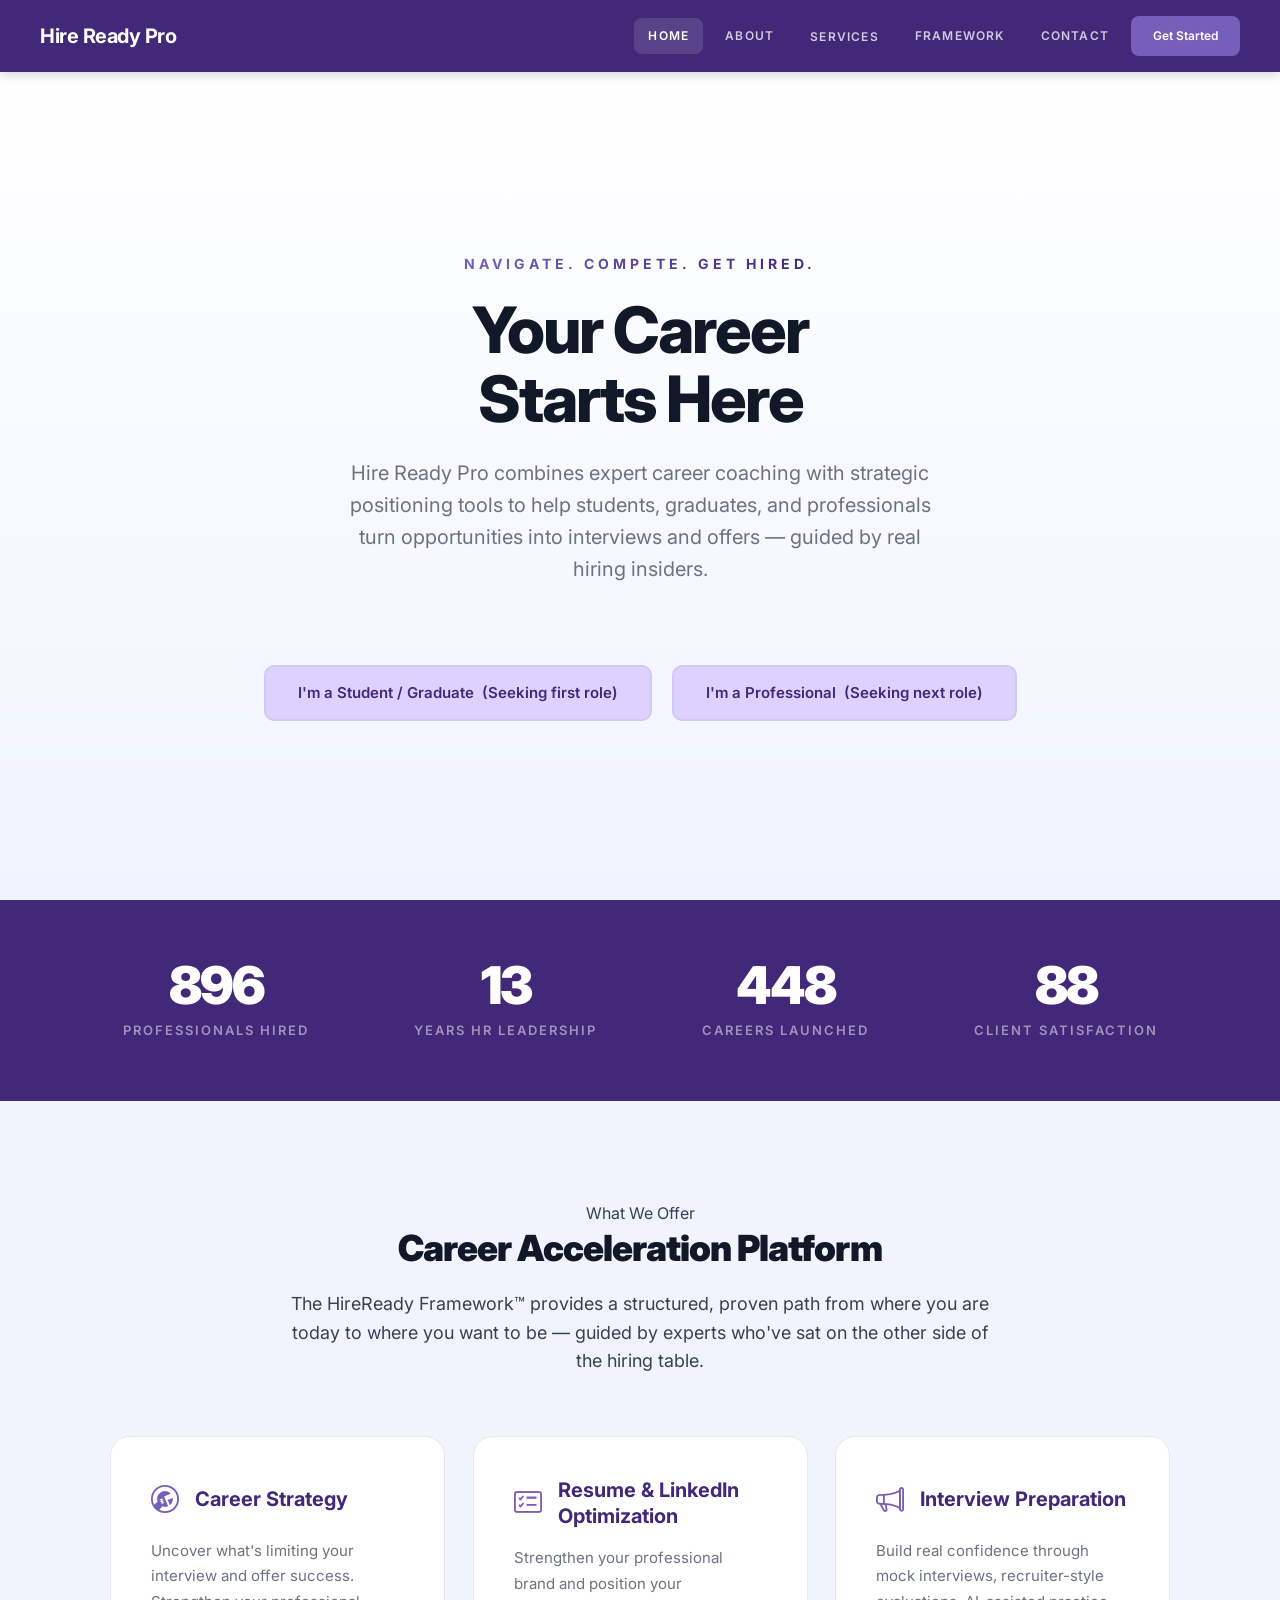
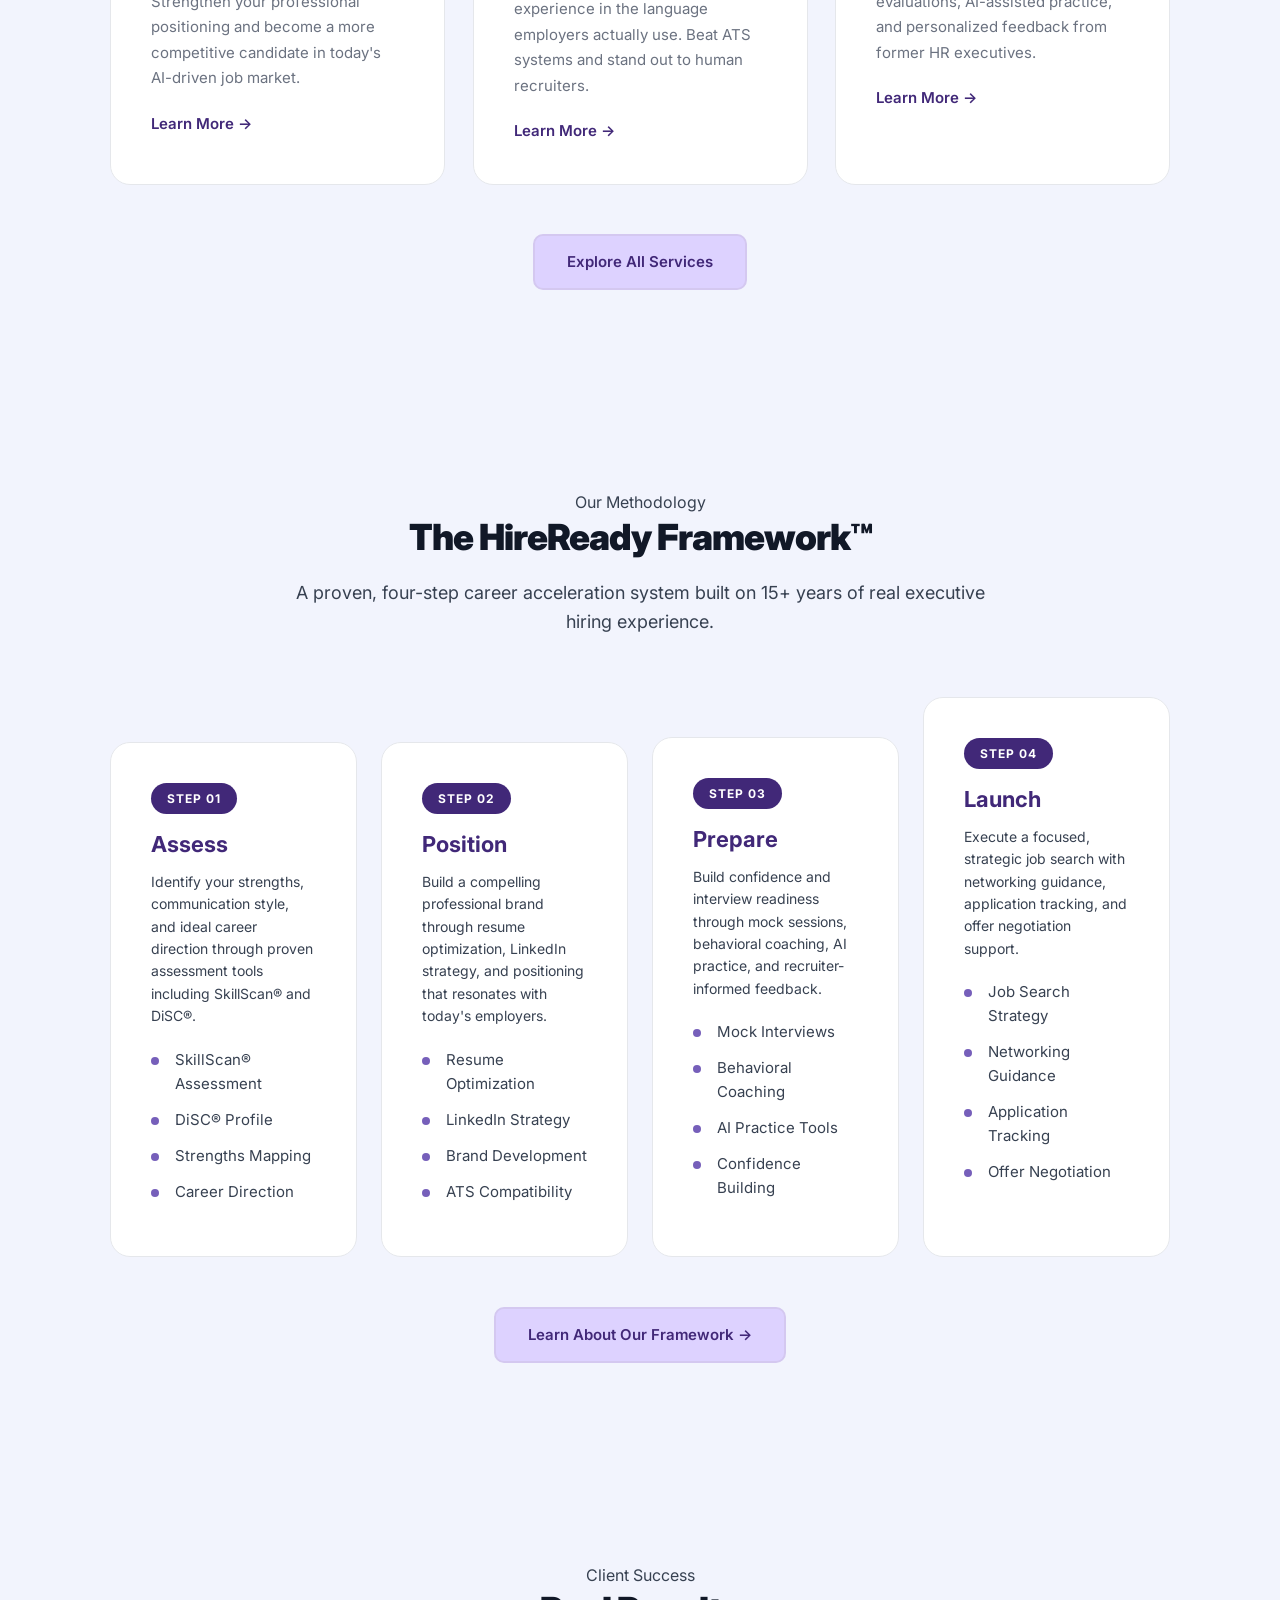
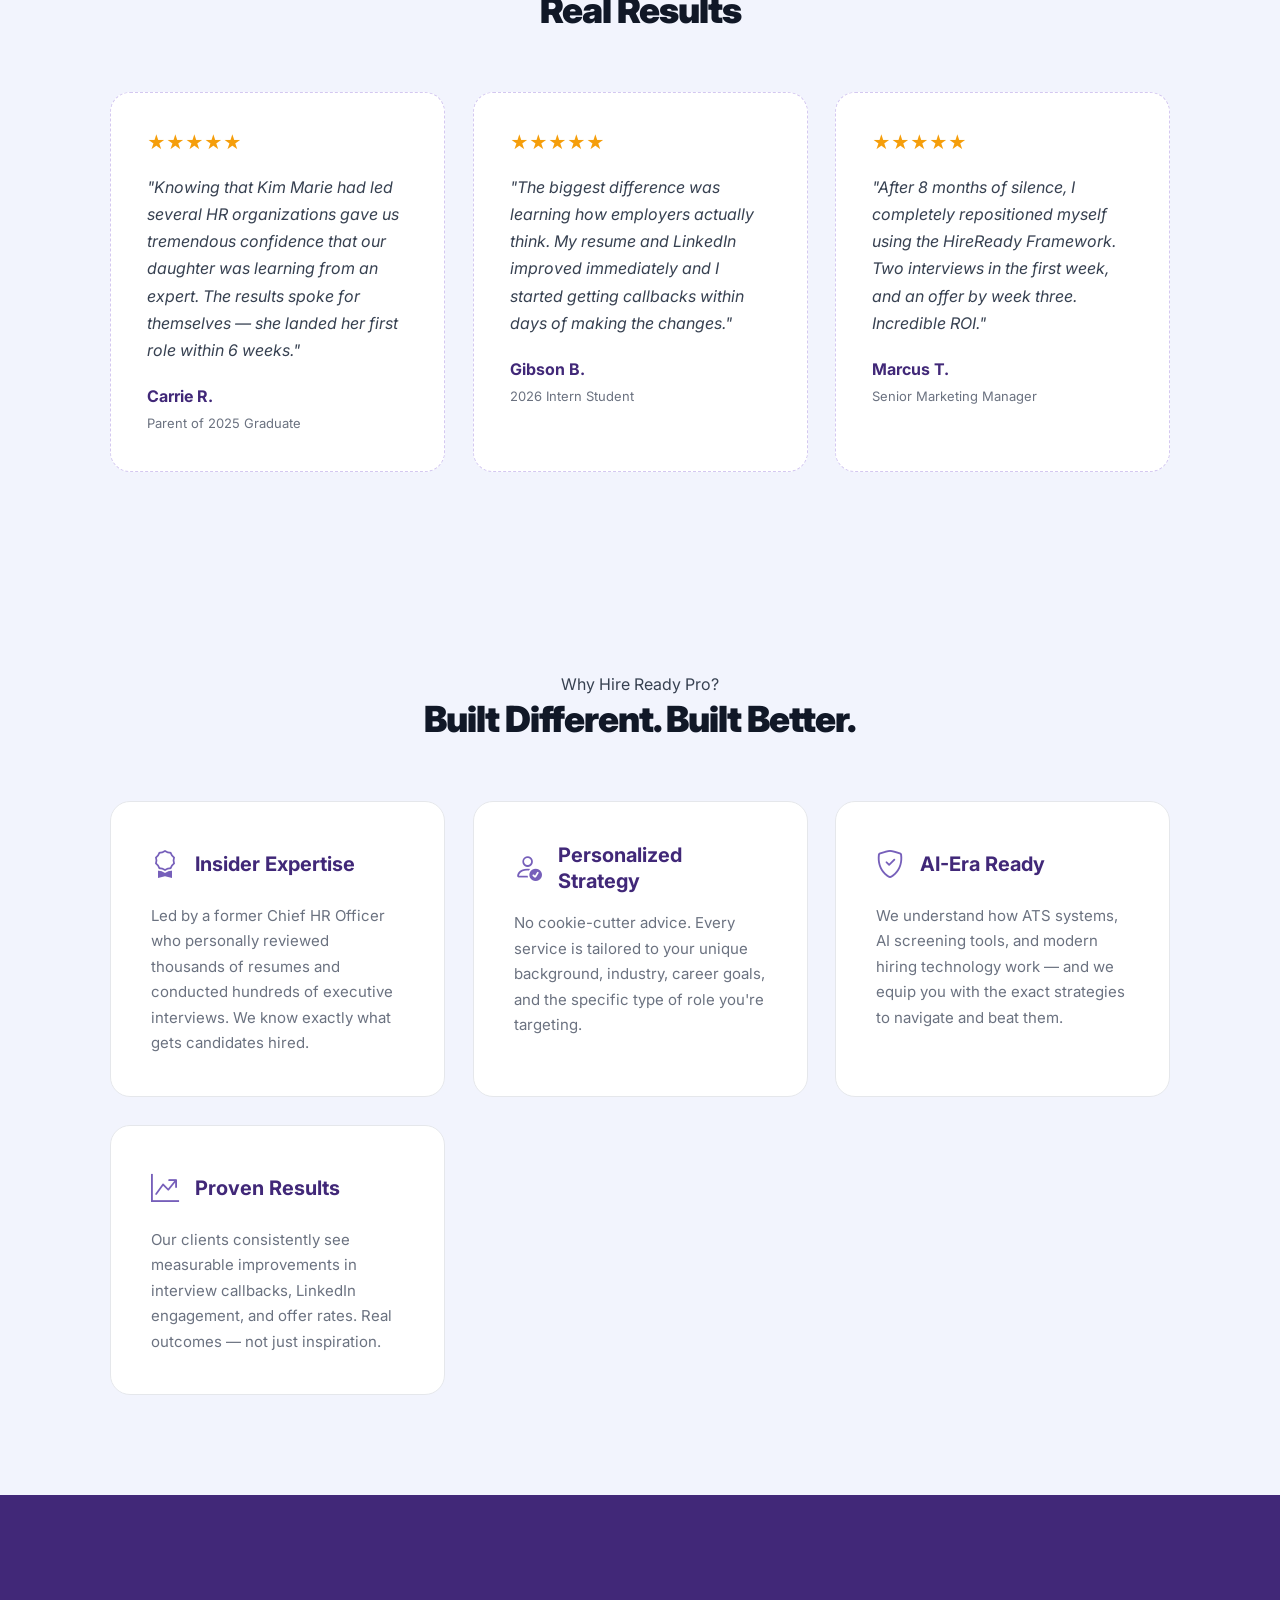
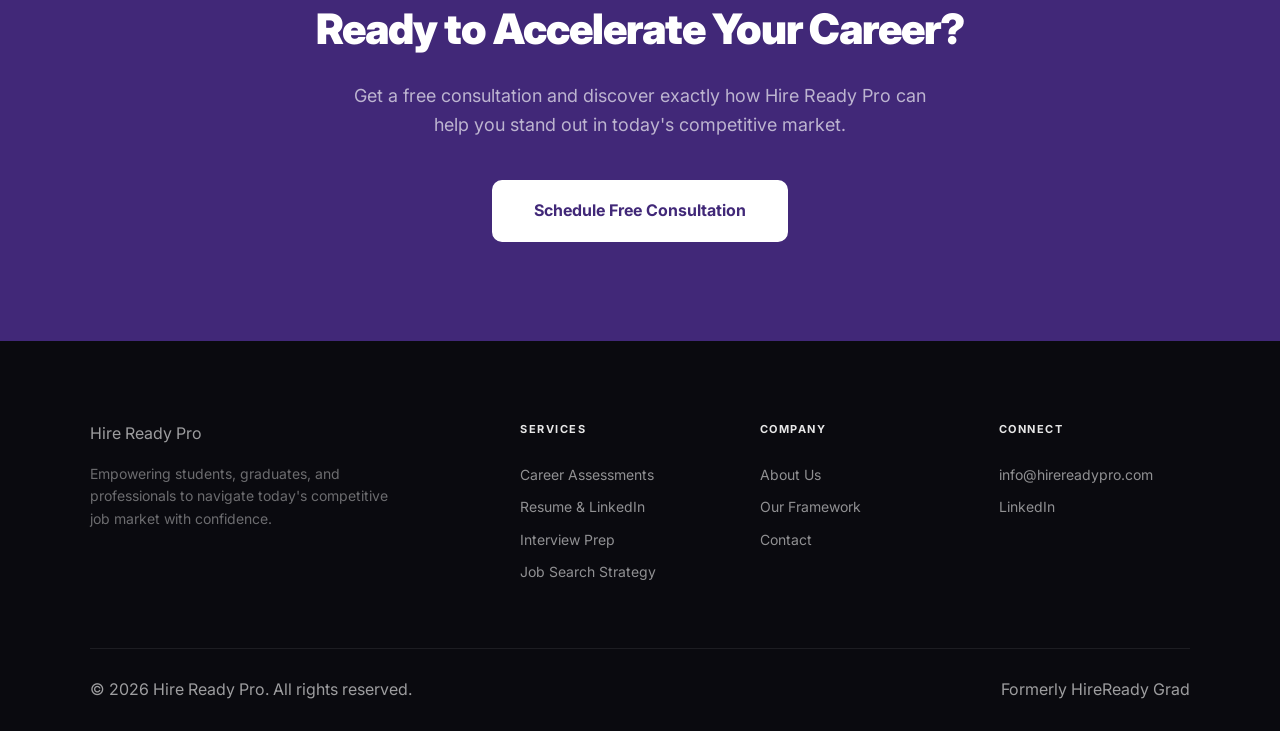
<file: index.html>
<!DOCTYPE html>
<html lang="en">

<head>
    <meta charset="UTF-8">
    <meta name="viewport" content="width=device-width, initial-scale=1.0">
    <title>Hire Ready Pro — Career Acceleration for Students &amp; Professionals</title>
    <meta name="description" content="Hire Ready Pro (formerly HireReady Grad) provides expert career coaching, resume optimization, interview preparation, and job search strategy for students, graduates, and professionals.">

    <!-- Google Fonts -->
    <link href="https://fonts.googleapis.com/css2?family=Inter:wght@400;500;600;700;800;900&family=Caveat:wght@700&display=swap" rel="stylesheet">
    <!-- Bootstrap Icons -->
    <link rel="stylesheet" href="https://cdn.jsdelivr.net/npm/bootstrap-icons@1.11.3/font/bootstrap-icons.min.css">
    <!-- Stylesheets -->
    <link rel="stylesheet" href="css/styles.css">
    <link rel="stylesheet" href="css/animations.css">

    <style>
        /* ═══════════════════════════════════════════
           HOMEPAGE-SPECIFIC STYLES
        ═══════════════════════════════════════════ */

        /* Hero eyebrow animated gradient text */
        .hero .eyebrow {
            background: linear-gradient(90deg, var(--primary), var(--primary-dark), var(--primary));
            background-size: 200% auto;
            -webkit-background-clip: text;
            -webkit-text-fill-color: transparent;
            background-clip: text;
            animation: gradientShift 4s linear infinite;
            letter-spacing: 4px;
        }

        /* Hero CTA button wrapper */
        .hero-buttons {
            display: flex;
            gap: 20px;
            justify-content: center;
            flex-wrap: wrap;
            margin-top: 40px;
        }

        /* ── Stats Bar ── */
        .stats-bar {
            background: var(--primary-dark);
            padding: 60px 20px;
        }
        .stats-bar-inner {
            max-width: 1100px;
            margin: 0 auto;
            display: flex;
            justify-content: space-around;
            flex-wrap: wrap;
            gap: 40px;
        }
        .stat-item {
            text-align: center;
            color: #fff;
        }
        .stat-number {
            font-size: 52px;
            font-weight: 900;
            line-height: 1;
            color: #fff;
            letter-spacing: -2px;
            display: block;
        }
        .stat-suffix {
            font-size: 32px;
            font-weight: 900;
            color: rgba(255,255,255,0.7);
        }
        .stat-label {
            display: block;
            font-size: 13px;
            font-weight: 600;
            text-transform: uppercase;
            letter-spacing: 2px;
            color: rgba(255,255,255,0.5);
            margin-top: 8px;
        }

        /* ── Framework pillars grid ── */
        .framework-grid {
            display: grid;
            grid-template-columns: repeat(4, 1fr);
            gap: 24px;
            align-items: end;
        }

        /* ── CTA Banner ── */
        .cta-banner {
            background: var(--primary-dark);
            padding: 100px 20px;
            text-align: center;
        }
        .cta-banner h2 {
            font-size: 42px;
            font-weight: 900;
            color: #fff;
            letter-spacing: -1px;
            margin-bottom: 20px;
        }
        .cta-banner p {
            font-size: 18px;
            color: rgba(255,255,255,0.65);
            max-width: 600px;
            margin: 0 auto 40px;
        }
        .btn-cta-light {
            display: inline-block;
            padding: 16px 40px;
            background: #fff;
            color: var(--primary-dark);
            border: 2px solid #fff;
            border-radius: 10px;
            font-size: 16px;
            font-weight: 700;
            text-decoration: none;
            transition: all 0.3s cubic-bezier(0.4, 0, 0.2, 1);
        }
        .btn-cta-light:hover {
            background: transparent;
            color: #fff;
            transform: scale(1.06);
        }

        /* ── Testimonial cards ── */
        .testimonial-card {
            background: #fff;
            border: 1px dashed var(--primary-border);
            border-radius: 20px;
            padding: 36px;
            text-align: left;
            transition: 0.3s;
        }
        .testimonial-card:hover {
            border-color: var(--primary);
            box-shadow: var(--shadow-md);
            transform: translateY(-6px);
        }
        .testimonial-stars {
            color: #f59e0b;
            font-size: 18px;
            margin-bottom: 16px;
        }
        .testimonial-quote {
            font-style: italic;
            font-size: 16px;
            color: var(--text-mid);
            line-height: 1.7;
            margin-bottom: 20px;
        }
        .testimonial-author strong {
            display: block;
            color: var(--primary-dark);
            font-weight: 700;
        }
        .testimonial-author small {
            color: var(--text-muted);
            font-size: 13px;
        }

        /* ── Responsive ── */
        @media (max-width: 768px) {
            .framework-grid {
                grid-template-columns: 1fr;
            }
            .cta-banner h2 {
                font-size: 30px;
            }
            .stat-number { font-size: 40px; }
        }
    </style>
</head>

<body>

    <!-- ═══════════════════════════════════════════
         SECTION: Navigation (injected by JS)
    ═══════════════════════════════════════════ -->
    <div id="header-placeholder"></div>

    <!-- ═══════════════════════════════════════════
         SECTION: Hero
         PURPOSE: First impression, headline + CTA
         TO REMOVE: Delete this entire <section> block
    ═══════════════════════════════════════════ -->
    <section class="hero">
        <div class="animate-on-scroll">
            <span class="eyebrow">Navigate. Compete. Get Hired.</span>
        </div>
        <h1 class="animate-on-scroll delay-1">Your Career <br>Starts Here</h1>
        <p class="animate-on-scroll delay-2">
            Hire Ready Pro combines expert career coaching with strategic positioning tools
            to help students, graduates, and professionals turn opportunities into interviews
            and offers — guided by real hiring insiders.
        </p>
        <div class="hero-buttons animate-on-scroll delay-3">
            <a href="services.html" class="btn-talk" onclick="if(window.openTab)openTab(null,'grads')">
                I'm a Student / Graduate
                <span>(Seeking first role)</span>
            </a>
            <a href="services.html" class="btn-talk" onclick="if(window.openTab)openTab(null,'pros')">
                I'm a Professional
                <span>(Seeking next role)</span>
            </a>
        </div>
    </section>

    <!-- ═══════════════════════════════════════════
         SECTION: Stats Counter Bar
         PURPOSE: Social proof numbers with animated counters
         TO REMOVE: Delete this entire <section class="stats-bar"> block
    ═══════════════════════════════════════════ -->
    <section class="stats-bar">
        <div class="stats-bar-inner">
            <div class="stat-item animate-on-scroll delay-1">
                <span class="stat-number counter" data-target="1000" data-suffix="+">0</span>
                <span class="stat-label">Professionals Hired</span>
            </div>
            <div class="stat-item animate-on-scroll delay-2">
                <span class="stat-number counter" data-target="15" data-suffix="+">0</span>
                <span class="stat-label">Years HR Leadership</span>
            </div>
            <div class="stat-item animate-on-scroll delay-3">
                <span class="stat-number counter" data-target="500" data-suffix="+">0</span>
                <span class="stat-label">Careers Launched</span>
            </div>
            <div class="stat-item animate-on-scroll delay-4">
                <span class="stat-number counter" data-target="98" data-suffix="%">0</span>
                <span class="stat-label">Client Satisfaction</span>
            </div>
        </div>
    </section>

    <!-- ═══════════════════════════════════════════
         SECTION: Career Acceleration Platform
         PURPOSE: Overview of 3 core service pillars
         TO REMOVE: Delete this entire <section> block
    ═══════════════════════════════════════════ -->
    <section>
        <div class="section-container">
            <div class="section-header animate-on-scroll">
                <span class="section-label">What We Offer</span>
                <h2 class="section-title">Career Acceleration Platform</h2>
                <p style="margin: 20px auto 0; color: var(--text-mid); max-width: 700px; font-size: 18px;">
                    The HireReady Framework™ provides a structured, proven path from where you are
                    today to where you want to be — guided by experts who've sat on the other side
                    of the hiring table.
                </p>
            </div>

            <div class="grid toolkit-grid" style="margin-bottom: 50px;">
                <!-- Card 1 -->
                <a href="services.html" class="card hover-lift animate-on-scroll delay-1">
                    <div class="card-header">
                        <i class="bi bi-wrench-adjustable-circle card-icon"></i>
                        <h3>Career Strategy</h3>
                    </div>
                    <p>Uncover what's limiting your interview and offer success. Strengthen your professional positioning and become a more competitive candidate in today's AI-driven job market.</p>
                    <p style="font-size: 15px; font-weight: 600; color: var(--primary-dark); margin-top: auto; padding-top: 20px;">Learn More →</p>
                </a>
                <!-- Card 2 -->
                <a href="services.html" class="card hover-lift animate-on-scroll delay-2">
                    <div class="card-header">
                        <i class="bi bi-card-checklist card-icon"></i>
                        <h3>Resume &amp; LinkedIn Optimization</h3>
                    </div>
                    <p>Strengthen your professional brand and position your experience in the language employers actually use. Beat ATS systems and stand out to human recruiters.</p>
                    <p style="font-size: 15px; font-weight: 600; color: var(--primary-dark); margin-top: auto; padding-top: 20px;">Learn More →</p>
                </a>
                <!-- Card 3 -->
                <a href="services.html" class="card hover-lift animate-on-scroll delay-3">
                    <div class="card-header">
                        <i class="bi bi-megaphone card-icon"></i>
                        <h3>Interview Preparation</h3>
                    </div>
                    <p>Build real confidence through mock interviews, recruiter-style evaluations, AI-assisted practice, and personalized feedback from former HR executives.</p>
                    <p style="font-size: 15px; font-weight: 600; color: var(--primary-dark); margin-top: auto; padding-top: 20px;">Learn More →</p>
                </a>
            </div>

            <div style="text-align: center;">
                <a href="services.html" class="btn-talk">Explore All Services</a>
            </div>
        </div>
    </section>

    <!-- ═══════════════════════════════════════════
         SECTION: HireReady Framework™ Preview
         PURPOSE: Show the 4-step methodology
         TO REMOVE: Delete this entire <section> block
    ═══════════════════════════════════════════ -->
    <section style="background: var(--primary-light);">
        <div class="section-container">
            <div class="section-header animate-on-scroll">
                <span class="section-label">Our Methodology</span>
                <h2 class="section-title">The HireReady Framework™</h2>
                <p style="margin: 20px auto 0; color: var(--text-mid); max-width: 700px; font-size: 18px;">
                    A proven, four-step career acceleration system built on 15+ years of real
                    executive hiring experience.
                </p>
            </div>

            <div class="framework-grid" style="margin-bottom: 50px;">
                <!-- Step 01 -->
                <div class="card step-01 animate-on-scroll delay-1">
                    <span class="step-badge">Step 01</span>
                    <h3 style="font-size: 22px; color: var(--primary-dark); margin-bottom: 12px;">Assess</h3>
                    <p style="color: var(--text-mid); font-size: 14px; line-height: 1.6;">
                        Identify your strengths, communication style, and ideal career direction through
                        proven assessment tools including SkillScan® and DiSC®.
                    </p>
                    <ul class="framework-list" style="margin-top: auto; padding-top: 20px;">
                        <li>SkillScan® Assessment</li>
                        <li>DiSC® Profile</li>
                        <li>Strengths Mapping</li>
                        <li>Career Direction</li>
                    </ul>
                </div>
                <!-- Step 02 -->
                <div class="card step-02 animate-on-scroll delay-2">
                    <span class="step-badge">Step 02</span>
                    <h3 style="font-size: 22px; color: var(--primary-dark); margin-bottom: 12px;">Position</h3>
                    <p style="color: var(--text-mid); font-size: 14px; line-height: 1.6;">
                        Build a compelling professional brand through resume optimization, LinkedIn strategy,
                        and positioning that resonates with today's employers.
                    </p>
                    <ul class="framework-list" style="margin-top: auto; padding-top: 20px;">
                        <li>Resume Optimization</li>
                        <li>LinkedIn Strategy</li>
                        <li>Brand Development</li>
                        <li>ATS Compatibility</li>
                    </ul>
                </div>
                <!-- Step 03 -->
                <div class="card step-03 animate-on-scroll delay-3">
                    <span class="step-badge">Step 03</span>
                    <h3 style="font-size: 22px; color: var(--primary-dark); margin-bottom: 12px;">Prepare</h3>
                    <p style="color: var(--text-mid); font-size: 14px; line-height: 1.6;">
                        Build confidence and interview readiness through mock sessions, behavioral coaching,
                        AI practice, and recruiter-informed feedback.
                    </p>
                    <ul class="framework-list" style="margin-top: auto; padding-top: 20px;">
                        <li>Mock Interviews</li>
                        <li>Behavioral Coaching</li>
                        <li>AI Practice Tools</li>
                        <li>Confidence Building</li>
                    </ul>
                </div>
                <!-- Step 04 -->
                <div class="card step-04 animate-on-scroll delay-4">
                    <span class="step-badge">Step 04</span>
                    <h3 style="font-size: 22px; color: var(--primary-dark); margin-bottom: 12px;">Launch</h3>
                    <p style="color: var(--text-mid); font-size: 14px; line-height: 1.6;">
                        Execute a focused, strategic job search with networking guidance, application
                        tracking, and offer negotiation support.
                    </p>
                    <ul class="framework-list" style="margin-top: auto; padding-top: 20px;">
                        <li>Job Search Strategy</li>
                        <li>Networking Guidance</li>
                        <li>Application Tracking</li>
                        <li>Offer Negotiation</li>
                    </ul>
                </div>
            </div>

            <div style="text-align: center;">
                <a href="framework.html" class="btn-talk">Learn About Our Framework →</a>
            </div>
        </div>
    </section>

    <!-- ═══════════════════════════════════════════
         SECTION: Real Results / Testimonials
         PURPOSE: Social proof from real clients
         TO REMOVE: Delete this entire <section> block
    ═══════════════════════════════════════════ -->
    <section>
        <div class="section-container">
            <div class="section-header animate-on-scroll">
                <span class="section-label">Client Success</span>
                <h2 class="section-title">Real Results</h2>
            </div>

            <div class="grid">
                <!-- Testimonial 1 -->
                <div class="testimonial-card animate-on-scroll delay-1">
                    <div class="testimonial-stars">★★★★★</div>
                    <p class="testimonial-quote">
                        "Knowing that Kim Marie had led several HR organizations gave us tremendous confidence
                        that our daughter was learning from an expert. The results spoke for themselves —
                        she landed her first role within 6 weeks."
                    </p>
                    <div class="testimonial-author">
                        <strong>Carrie R.</strong>
                        <small>Parent of 2025 Graduate</small>
                    </div>
                </div>
                <!-- Testimonial 2 -->
                <div class="testimonial-card animate-on-scroll delay-2">
                    <div class="testimonial-stars">★★★★★</div>
                    <p class="testimonial-quote">
                        "The biggest difference was learning how employers actually think. My resume
                        and LinkedIn improved immediately and I started getting callbacks within days
                        of making the changes."
                    </p>
                    <div class="testimonial-author">
                        <strong>Gibson B.</strong>
                        <small>2026 Intern Student</small>
                    </div>
                </div>
                <!-- Testimonial 3 -->
                <div class="testimonial-card animate-on-scroll delay-3">
                    <div class="testimonial-stars">★★★★★</div>
                    <p class="testimonial-quote">
                        "After 8 months of silence, I completely repositioned myself using the HireReady
                        Framework. Two interviews in the first week, and an offer by week three.
                        Incredible ROI."
                    </p>
                    <div class="testimonial-author">
                        <strong>Marcus T.</strong>
                        <small>Senior Marketing Manager</small>
                    </div>
                </div>
            </div>
        </div>
    </section>

    <!-- ═══════════════════════════════════════════
         SECTION: Why Choose Us (Value Props)
         PURPOSE: Differentiators from competitors
         TO REMOVE: Delete this entire <section> block
    ═══════════════════════════════════════════ -->
    <section style="background: var(--primary-light);">
        <div class="section-container">
            <div class="section-header animate-on-scroll">
                <span class="section-label">Why Hire Ready Pro?</span>
                <h2 class="section-title">Built Different. Built Better.</h2>
            </div>

            <div class="grid">
                <div class="card animate-on-scroll delay-1">
                    <div class="card-header">
                        <i class="bi bi-award card-icon"></i>
                        <h3>Insider Expertise</h3>
                    </div>
                    <p>Led by a former Chief HR Officer who personally reviewed thousands of resumes and conducted hundreds of executive interviews. We know exactly what gets candidates hired.</p>
                </div>
                <div class="card animate-on-scroll delay-2">
                    <div class="card-header">
                        <i class="bi bi-person-check card-icon"></i>
                        <h3>Personalized Strategy</h3>
                    </div>
                    <p>No cookie-cutter advice. Every service is tailored to your unique background, industry, career goals, and the specific type of role you're targeting.</p>
                </div>
                <div class="card animate-on-scroll delay-3">
                    <div class="card-header">
                        <i class="bi bi-shield-check card-icon"></i>
                        <h3>AI-Era Ready</h3>
                    </div>
                    <p>We understand how ATS systems, AI screening tools, and modern hiring technology work — and we equip you with the exact strategies to navigate and beat them.</p>
                </div>
                <div class="card animate-on-scroll delay-4">
                    <div class="card-header">
                        <i class="bi bi-graph-up-arrow card-icon"></i>
                        <h3>Proven Results</h3>
                    </div>
                    <p>Our clients consistently see measurable improvements in interview callbacks, LinkedIn engagement, and offer rates. Real outcomes — not just inspiration.</p>
                </div>
            </div>
        </div>
    </section>

    <!-- ═══════════════════════════════════════════
         SECTION: CTA Banner
         PURPOSE: Final conversion push to contact/services
         TO REMOVE: Delete this entire <section class="cta-banner"> block
    ═══════════════════════════════════════════ -->
    <section class="cta-banner">
        <h2 class="animate-on-scroll">Ready to Accelerate Your Career?</h2>
        <p class="animate-on-scroll delay-1">
            Get a free consultation and discover exactly how Hire Ready Pro can help
            you stand out in today's competitive market.
        </p>
        <a href="contact.html" class="btn-cta-light animate-on-scroll delay-2">
            Schedule Free Consultation
        </a>
    </section>

    <!-- ═══════════════════════════════════════════
         SECTION: Footer (injected by JS)
    ═══════════════════════════════════════════ -->
    <div id="footer-placeholder"></div>

    <!-- Scripts -->
    <script src="js/header-loader.js"></script>
    <script src="js/footer-loader.js"></script>
    <script src="js/scroll-animations.js"></script>

    <script>
        // Counter suffix support (e.g., "+", "%")
        document.addEventListener('DOMContentLoaded', function () {
            const counters = document.querySelectorAll('.counter');
            const observer = new IntersectionObserver((entries) => {
                entries.forEach(entry => {
                    if (entry.isIntersecting) {
                        const el = entry.target;
                        const target = parseInt(el.dataset.target, 10);
                        const suffix = el.dataset.suffix || '';
                        const duration = 2000;
                        const start = performance.now();
                        function tick(now) {
                            const elapsed = now - start;
                            const progress = Math.min(elapsed / duration, 1);
                            const ease = 1 - Math.pow(1 - progress, 3);
                            el.textContent = Math.round(ease * target).toLocaleString() + suffix;
                            if (progress < 1) requestAnimationFrame(tick);
                        }
                        requestAnimationFrame(tick);
                        observer.unobserve(el);
                    }
                });
            }, { threshold: 0.3 });
            counters.forEach(c => observer.observe(c));
        });
    </script>

</body>

</html>
</file>
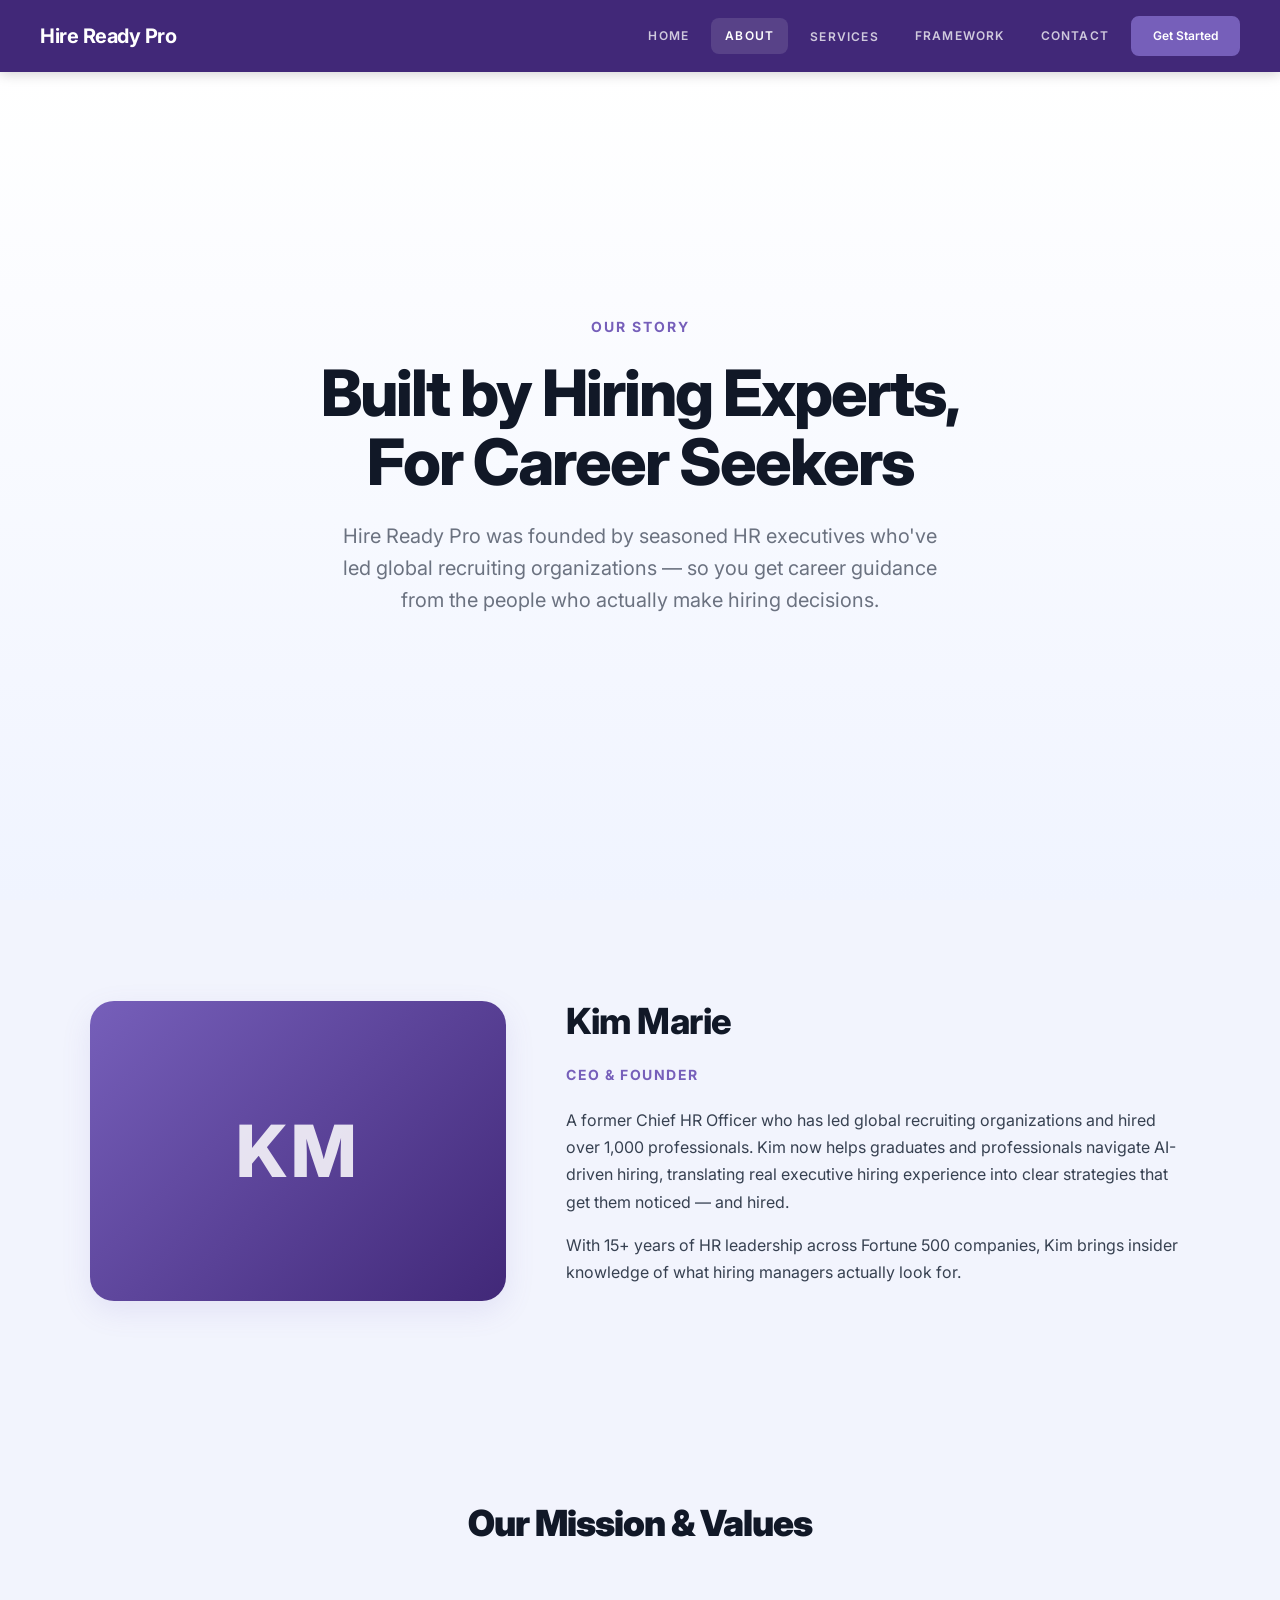
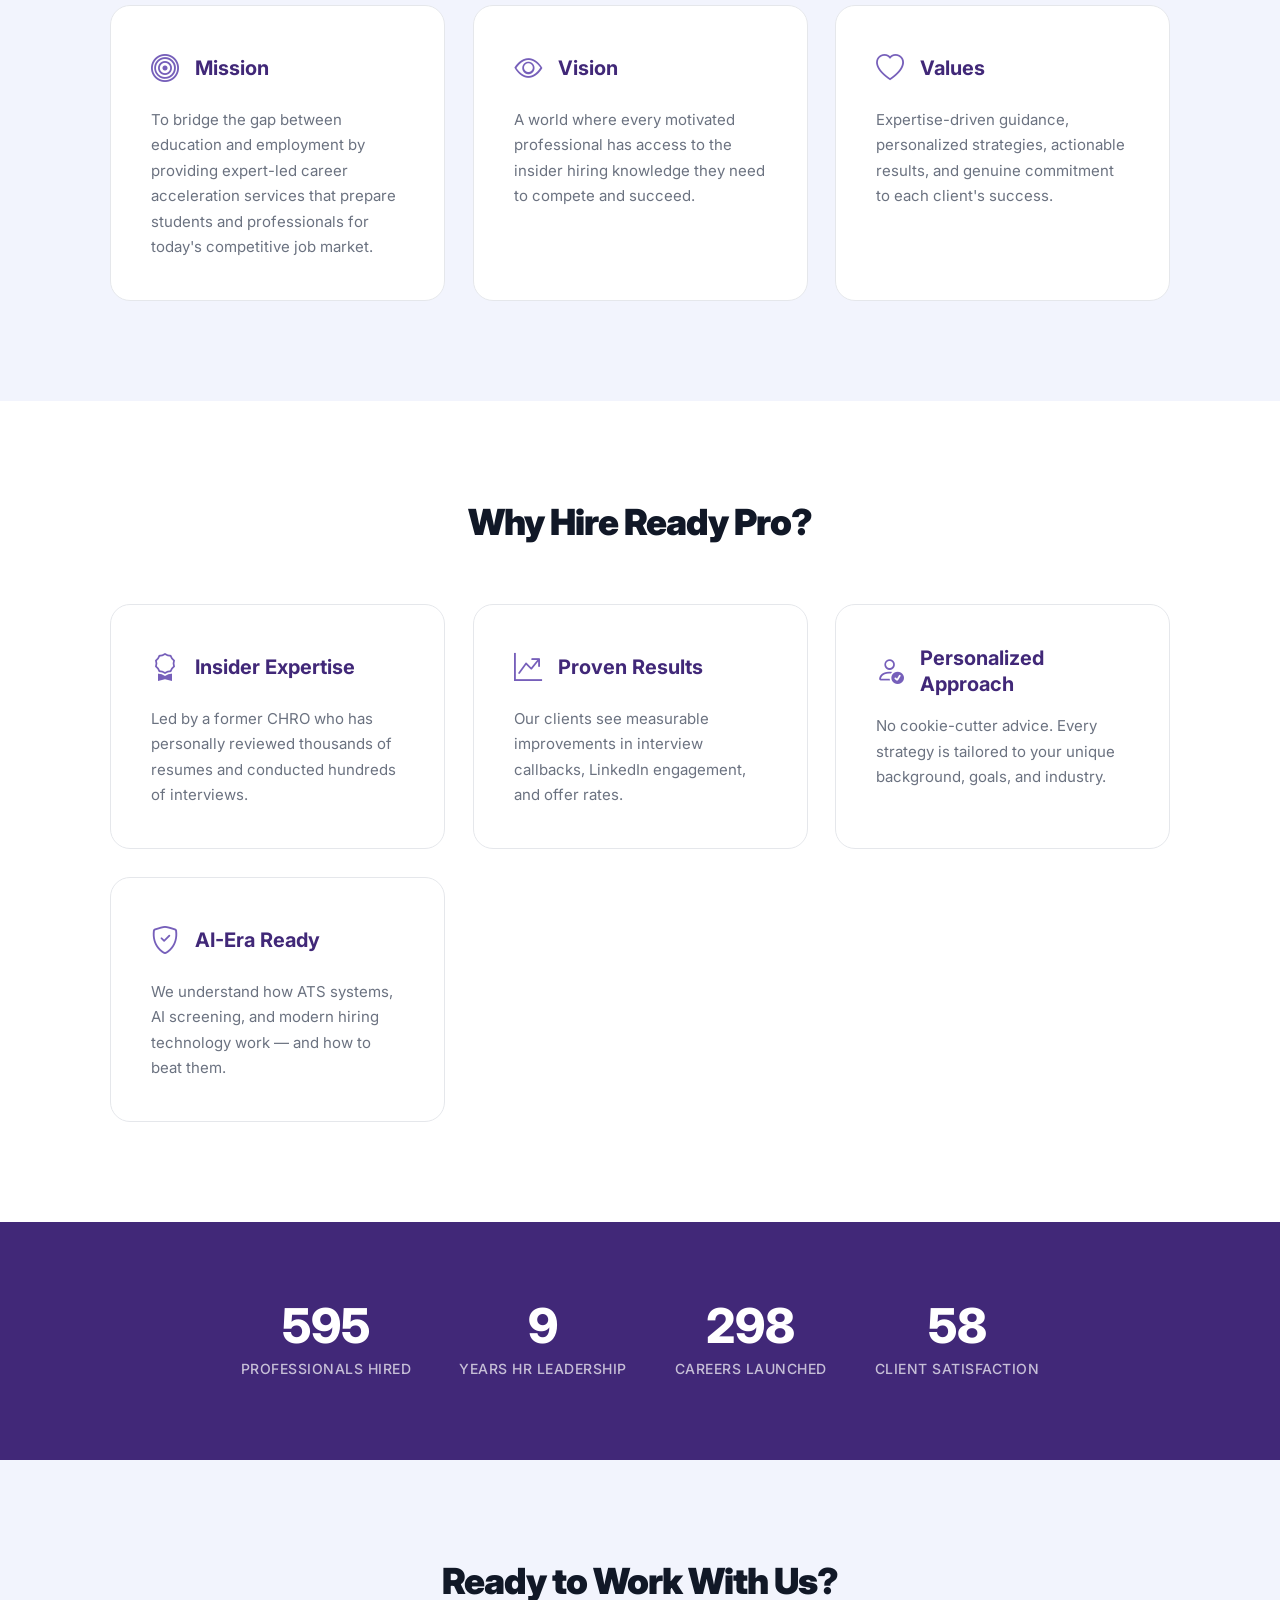
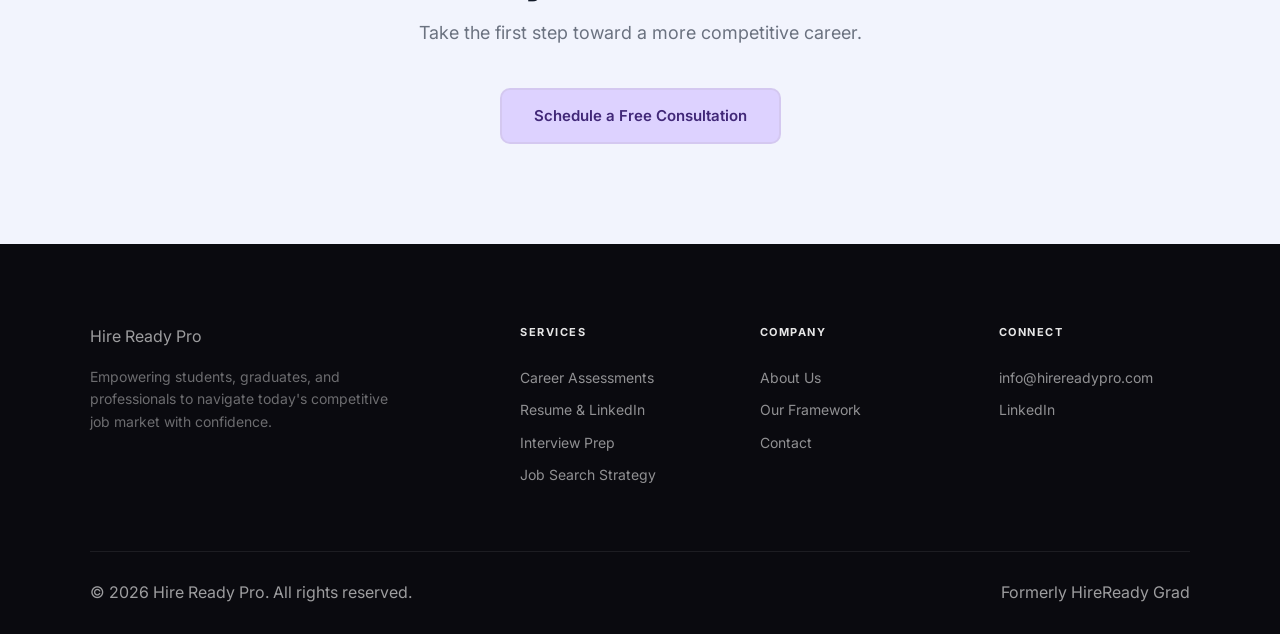
<file: about.html>
<!DOCTYPE html>
<html lang="en">
<head>
  <meta charset="UTF-8">
  <meta name="viewport" content="width=device-width, initial-scale=1.0">
  <title>About Us - Hire Ready Pro</title>
  <meta name="description" content="Learn about Hire Ready Pro — founded by former Chief HR Officer Kim Marie. With 15+ years of Fortune 500 recruiting leadership, we help graduates and professionals navigate AI-driven hiring and land their dream roles.">

  <!-- Google Fonts -->
  <link href="https://fonts.googleapis.com/css2?family=Inter:wght@400;500;600;700;800;900&family=Caveat:wght@700&display=swap" rel="stylesheet">
  <!-- Bootstrap Icons -->
  <link rel="stylesheet" href="https://cdn.jsdelivr.net/npm/bootstrap-icons@1.11.3/font/bootstrap-icons.min.css">
  <!-- Site Styles -->
  <link rel="stylesheet" href="css/styles.css">
  <link rel="stylesheet" href="css/animations.css">
</head>
<body>

  <!-- ====================================================================
       HEADER (loaded dynamically)
       ==================================================================== -->
  <div id="header-placeholder"></div>


  <!-- ====================================================================
       SECTION: Hero
       Gradient hero with eyebrow, headline, and subtitle.
       ==================================================================== -->
  <section class="hero">
    <span class="eyebrow animate-on-scroll">OUR STORY</span>
    <h1 class="animate-on-scroll delay-1">Built by Hiring Experts,<br>For Career Seekers</h1>
    <p class="animate-on-scroll delay-2">
      Hire Ready Pro was founded by seasoned HR executives who've led global recruiting organizations — so you get career guidance from the people who actually make hiring decisions.
    </p>
  </section>


  <!-- ====================================================================
       SECTION: Bio / About the Founder
       Two-column grid with placeholder image and bio content.
       ==================================================================== -->
  <section class="bio-section">
    <div class="bio-container">

      <!-- Left: Placeholder image with initials -->
      <div class="bio-image" style="
        height: 300px;
        display: flex;
        align-items: center;
        justify-content: center;
        background: linear-gradient(135deg, var(--primary) 0%, var(--primary-dark) 100%);
        border-radius: 24px;
        box-shadow: var(--shadow-md);
      ">
        <span style="
          font-size: 72px;
          font-weight: 800;
          color: rgba(255, 255, 255, 0.85);
          letter-spacing: 4px;
          font-family: 'Inter', sans-serif;
        ">KM</span>
      </div>

      <!-- Right: Bio content -->
      <div class="bio-content animate-on-scroll">
        <h2>Kim Marie</h2>
        <p style="
          font-size: 14px;
          font-weight: 700;
          letter-spacing: 1.5px;
          text-transform: uppercase;
          color: var(--primary);
          margin-bottom: 20px;
        ">CEO &amp; Founder</p>
        <p>
          A former Chief HR Officer who has led global recruiting organizations and hired over 1,000 professionals. Kim now helps graduates and professionals navigate AI-driven hiring, translating real executive hiring experience into clear strategies that get them noticed — and hired.
        </p>
        <p>
          With 15+ years of HR leadership across Fortune 500 companies, Kim brings insider knowledge of what hiring managers actually look for.
        </p>
      </div>

    </div>
  </section>


  <!-- ====================================================================
       SECTION: Mission & Values
       Three cards covering Mission, Vision, and Values.
       ==================================================================== -->
  <section style="background-color: var(--primary-light);">
    <div class="section-container">

      <div class="section-header animate-on-scroll">
        <h2 class="section-title">Our Mission &amp; Values</h2>
      </div>

      <div class="grid">

        <!-- Card 1 — Mission -->
        <div class="card animate-on-scroll delay-1">
          <div class="card-header">
            <i class="bi bi-bullseye card-icon"></i>
            <h3>Mission</h3>
          </div>
          <p>To bridge the gap between education and employment by providing expert-led career acceleration services that prepare students and professionals for today's competitive job market.</p>
        </div>

        <!-- Card 2 — Vision -->
        <div class="card animate-on-scroll delay-2">
          <div class="card-header">
            <i class="bi bi-eye card-icon"></i>
            <h3>Vision</h3>
          </div>
          <p>A world where every motivated professional has access to the insider hiring knowledge they need to compete and succeed.</p>
        </div>

        <!-- Card 3 — Values -->
        <div class="card animate-on-scroll delay-3">
          <div class="card-header">
            <i class="bi bi-heart card-icon"></i>
            <h3>Values</h3>
          </div>
          <p>Expertise-driven guidance, personalized strategies, actionable results, and genuine commitment to each client's success.</p>
        </div>

      </div>
    </div>
  </section>


  <!-- ====================================================================
       SECTION: Why Choose Us
       Four cards highlighting differentiators.
       ==================================================================== -->
  <section style="background-color: var(--white);">
    <div class="section-container">

      <div class="section-header animate-on-scroll">
        <h2 class="section-title">Why Hire Ready Pro?</h2>
      </div>

      <div class="grid">

        <!-- Card 1 — Insider Expertise -->
        <div class="card animate-on-scroll delay-1">
          <div class="card-header">
            <i class="bi bi-award card-icon"></i>
            <h3>Insider Expertise</h3>
          </div>
          <p>Led by a former CHRO who has personally reviewed thousands of resumes and conducted hundreds of interviews.</p>
        </div>

        <!-- Card 2 — Proven Results -->
        <div class="card animate-on-scroll delay-2">
          <div class="card-header">
            <i class="bi bi-graph-up-arrow card-icon"></i>
            <h3>Proven Results</h3>
          </div>
          <p>Our clients see measurable improvements in interview callbacks, LinkedIn engagement, and offer rates.</p>
        </div>

        <!-- Card 3 — Personalized Approach -->
        <div class="card animate-on-scroll delay-3">
          <div class="card-header">
            <i class="bi bi-person-check card-icon"></i>
            <h3>Personalized Approach</h3>
          </div>
          <p>No cookie-cutter advice. Every strategy is tailored to your unique background, goals, and industry.</p>
        </div>

        <!-- Card 4 — AI-Era Ready -->
        <div class="card animate-on-scroll delay-4">
          <div class="card-header">
            <i class="bi bi-shield-check card-icon"></i>
            <h3>AI-Era Ready</h3>
          </div>
          <p>We understand how ATS systems, AI screening, and modern hiring technology work — and how to beat them.</p>
        </div>

      </div>
    </div>
  </section>


  <!-- ====================================================================
       SECTION: Stats Bar
       Dark background strip with four animated counter stats.
       ==================================================================== -->
  <section style="background-color: var(--primary-dark); padding: 80px 20px;">
    <div class="stats-grid animate-on-scroll">

      <div class="stat-item">
        <div class="stat-number counter" data-target="1000" style="color: var(--white);">0</div>
        <div class="stat-label" style="color: rgba(255, 255, 255, 0.7);">Professionals Hired</div>
      </div>

      <div class="stat-item">
        <div class="stat-number counter" data-target="15" style="color: var(--white);">0</div>
        <div class="stat-label" style="color: rgba(255, 255, 255, 0.7);">Years HR Leadership</div>
      </div>

      <div class="stat-item">
        <div class="stat-number counter" data-target="500" style="color: var(--white);">0</div>
        <div class="stat-label" style="color: rgba(255, 255, 255, 0.7);">Careers Launched</div>
      </div>

      <div class="stat-item">
        <div class="stat-number counter" data-target="98" style="color: var(--white);">0</div>
        <div class="stat-label" style="color: rgba(255, 255, 255, 0.7);">Client Satisfaction</div>
      </div>

    </div>
  </section>


  <!-- ====================================================================
       SECTION: CTA
       Final call-to-action prompting visitors to get in touch.
       ==================================================================== -->
  <section style="background-color: var(--primary-light);">
    <div class="section-container" style="text-align: center;">
      <h2 class="section-title animate-on-scroll">Ready to Work With Us?</h2>
      <p class="section-subtitle animate-on-scroll delay-1" style="margin-bottom: 40px;">
        Take the first step toward a more competitive career.
      </p>
      <a href="contact.html" class="btn-talk animate-on-scroll delay-2">Schedule a Free Consultation</a>
    </div>
  </section>


  <!-- ====================================================================
       FOOTER (loaded dynamically)
       ==================================================================== -->
  <div id="footer-placeholder"></div>


  <!-- Scripts -->
  <script src="js/header-loader.js"></script>
  <script src="js/footer-loader.js"></script>
  <script src="js/scroll-animations.js"></script>

</body>
</html>
</file>
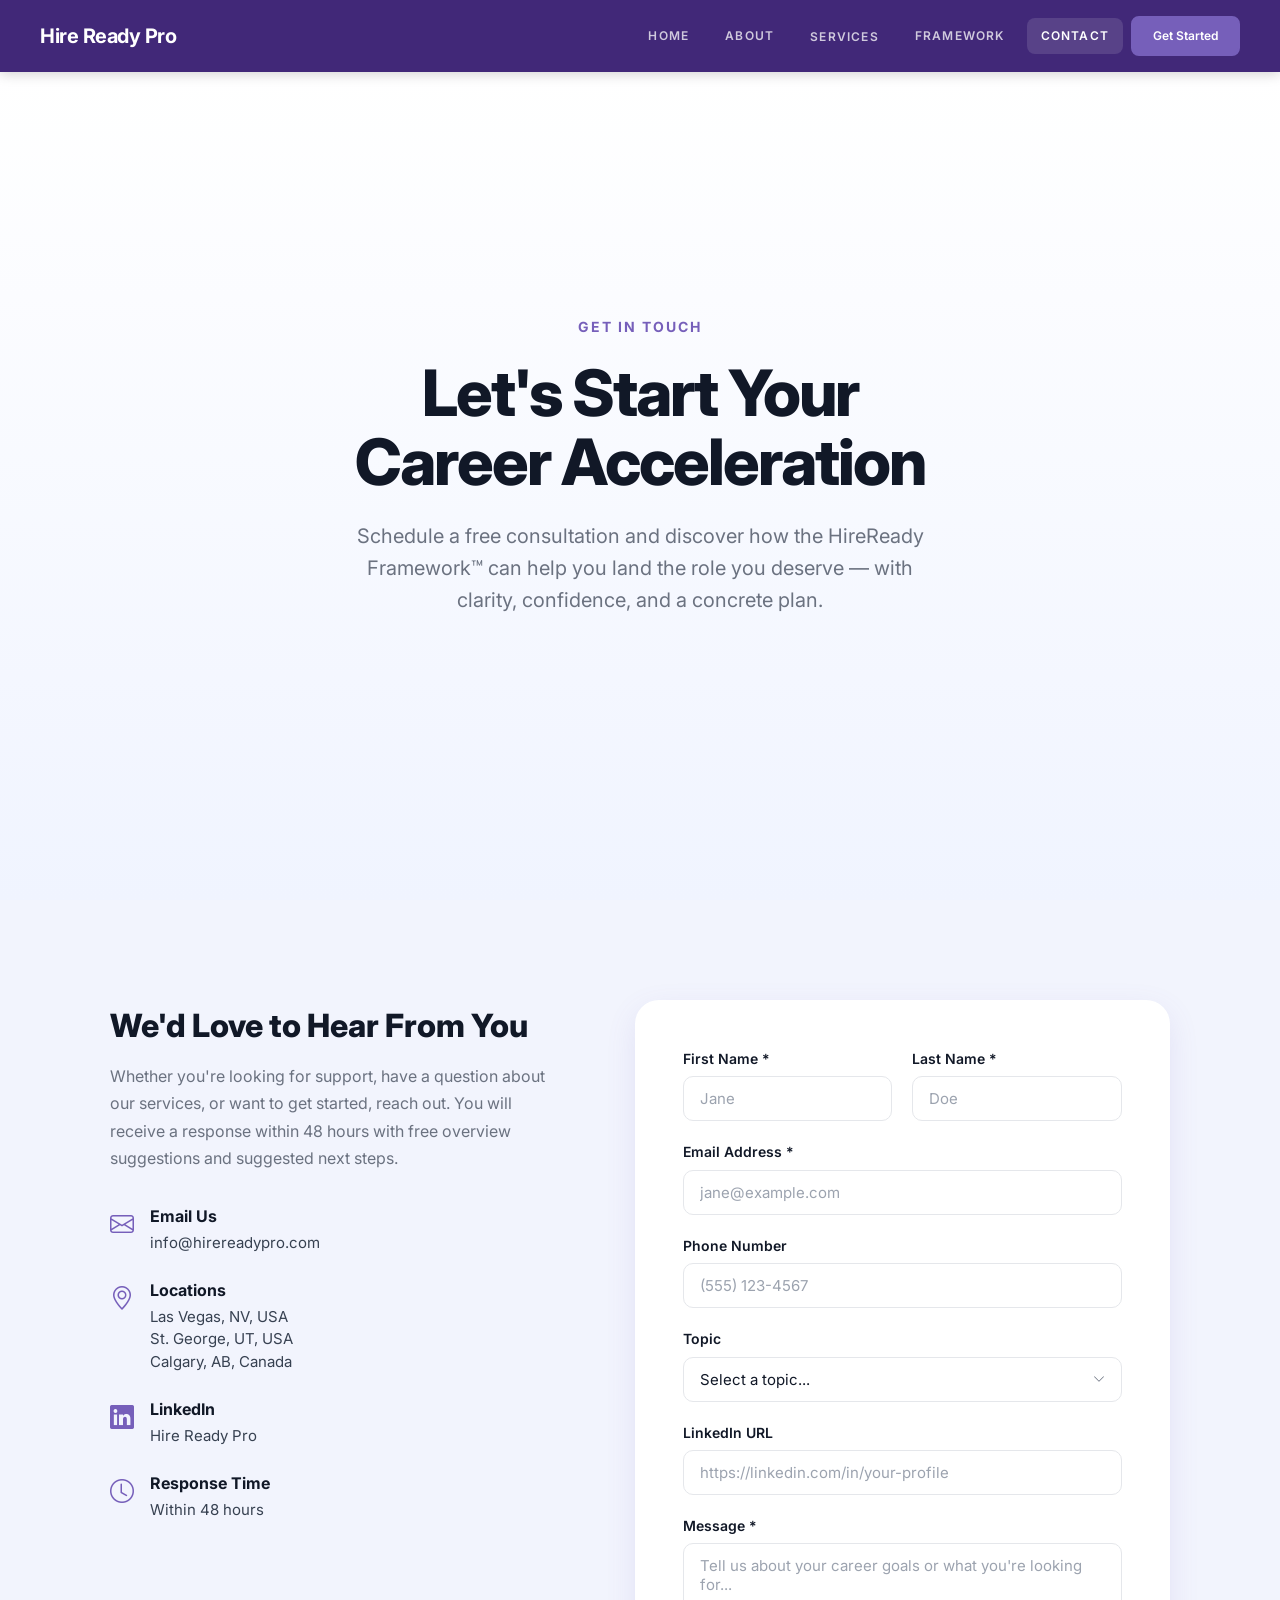
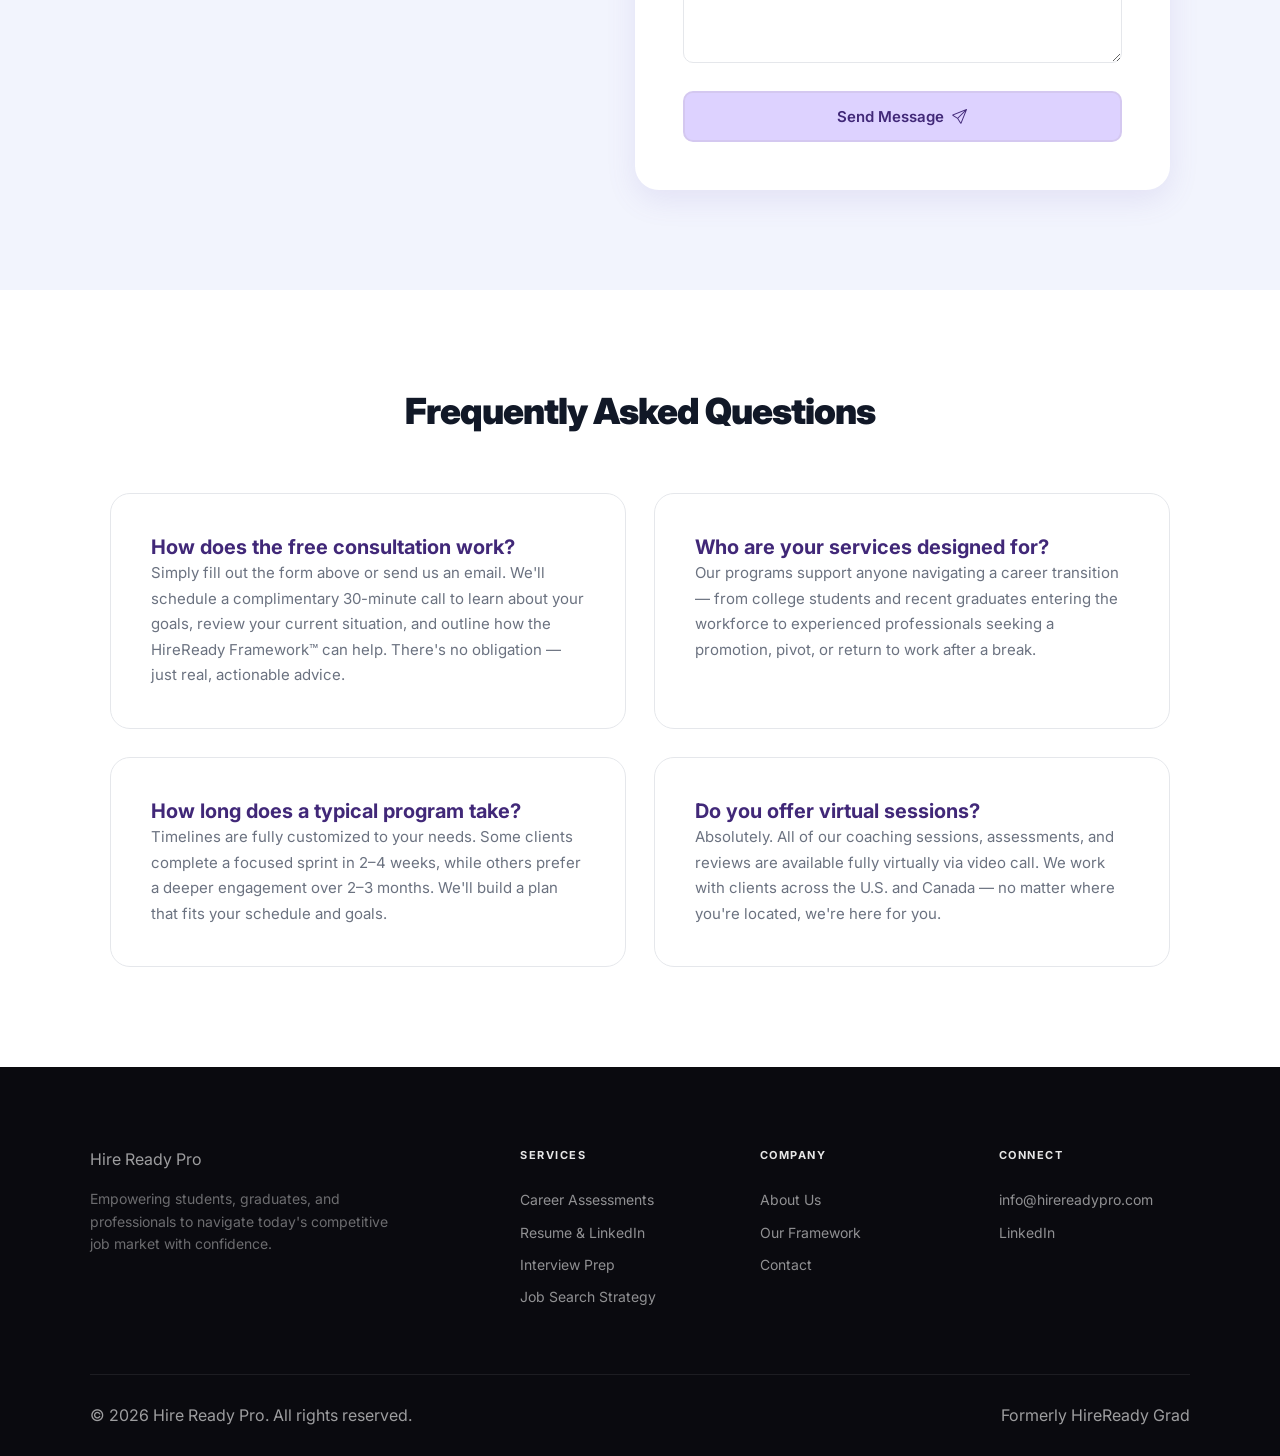
<file: contact.html>
<!DOCTYPE html>
<html lang="en">
<head>
    <meta charset="UTF-8">
    <meta name="viewport" content="width=device-width, initial-scale=1.0">
    <title>Contact Us - Hire Ready Pro</title>

    <!-- Google Fonts -->
    <link href="https://fonts.googleapis.com/css2?family=Inter:wght@400;500;600;700;800;900&family=Caveat:wght@700&display=swap" rel="stylesheet">

    <!-- Bootstrap Icons -->
    <link rel="stylesheet" href="https://cdn.jsdelivr.net/npm/bootstrap-icons@1.11.3/font/bootstrap-icons.min.css">

    <!-- Site Styles -->
    <link rel="stylesheet" href="css/styles.css">
    <link rel="stylesheet" href="css/animations.css">
</head>
<body>

    <!-- ================================================================
         HEADER (injected by header-loader.js)
         ================================================================ -->
    <div id="header-placeholder"></div>


    <!-- ================================================================
         SECTION: Hero
         ================================================================ -->
    <section class="hero">
        <span class="eyebrow">GET IN TOUCH</span>
        <h1>Let's Start Your<br>Career Acceleration</h1>
        <p>Schedule a free consultation and discover how the HireReady Framework™ can help you land the role you deserve — with clarity, confidence, and a concrete plan.</p>
    </section>


    <!-- ================================================================
         SECTION: Contact Form
         ================================================================ -->
    <section style="background: var(--primary-light);">
        <div class="section-container">
            <div class="contact-grid">

                <!-- ── Left: Contact Info ──────────────────────────────── -->
                <div class="contact-info animate-on-scroll">
                    <h2>We'd Love to Hear From You</h2>
                    <p>Whether you're looking for support, have a question about our services, or want to get started, reach out. You will receive a response within 48 hours with free overview suggestions and suggested next steps.</p>

                    <!-- Email -->
                    <div class="info-item">
                        <i class="bi bi-envelope info-icon"></i>
                        <div>
                            <strong>Email Us</strong>
                            <p>info@hirereadypro.com</p>
                        </div>
                    </div>

                    <!-- Locations -->
                    <div class="info-item">
                        <i class="bi bi-geo-alt info-icon"></i>
                        <div>
                            <strong>Locations</strong>
                            <p>Las Vegas, NV, USA<br>St. George, UT, USA<br>Calgary, AB, Canada</p>
                        </div>
                    </div>

                    <!-- LinkedIn -->
                    <div class="info-item">
                        <i class="bi bi-linkedin info-icon"></i>
                        <div>
                            <strong>LinkedIn</strong>
                            <p>Hire Ready Pro</p>
                        </div>
                    </div>

                    <!-- Response Time -->
                    <div class="info-item">
                        <i class="bi bi-clock info-icon"></i>
                        <div>
                            <strong>Response Time</strong>
                            <p>Within 48 hours</p>
                        </div>
                    </div>
                </div>

                <!-- ── Right: Consultation Form Card ───────────────────── -->
                <div class="consultation-form-card animate-on-scroll delay-2">
                    <form id="contactForm">

                        <!-- First Name + Last Name (side by side) -->
                        <div class="form-row">
                            <div class="form-group">
                                <label class="form-label" for="firstName">First Name *</label>
                                <input type="text" id="firstName" name="firstName" class="form-control" placeholder="Jane" required>
                            </div>
                            <div class="form-group">
                                <label class="form-label" for="lastName">Last Name *</label>
                                <input type="text" id="lastName" name="lastName" class="form-control" placeholder="Doe" required>
                            </div>
                        </div>

                        <!-- Email -->
                        <div class="form-group">
                            <label class="form-label" for="email">Email Address *</label>
                            <input type="email" id="email" name="email" class="form-control" placeholder="jane@example.com" required>
                        </div>

                        <!-- Phone -->
                        <div class="form-group">
                            <label class="form-label" for="phone">Phone Number</label>
                            <input type="tel" id="phone" name="phone" class="form-control" placeholder="(555) 123-4567">
                        </div>

                        <!-- Topic -->
                        <div class="form-group">
                            <label class="form-label" for="topic">Topic</label>
                            <select id="topic" name="topic" class="form-control">
                                <option value="" disabled selected>Select a topic...</option>
                                <option value="Career Assessment">Career Assessment</option>
                                <option value="Resume & LinkedIn">Resume &amp; LinkedIn</option>
                                <option value="Interview Prep">Interview Prep</option>
                                <option value="Career Strategy">Career Strategy</option>
                                <option value="General Inquiry">General Inquiry</option>
                            </select>
                        </div>

                        <!-- LinkedIn URL -->
                        <div class="form-group">
                            <label class="form-label" for="linkedin">LinkedIn URL</label>
                            <input type="url" id="linkedin" name="linkedin" class="form-control" placeholder="https://linkedin.com/in/your-profile">
                        </div>

                        <!-- Message -->
                        <div class="form-group">
                            <label class="form-label" for="message">Message *</label>
                            <textarea id="message" name="message" class="form-control" placeholder="Tell us about your career goals or what you're looking for..." required></textarea>
                        </div>

                        <!-- Submit -->
                        <button type="submit" class="btn-talk" style="width: 100%;">Send Message <i class="bi bi-send"></i></button>
                    </form>

                    <!-- Response area (populated by form-handler.js) -->
                    <div id="formResponse" style="display: none; margin-top: 24px;"></div>
                </div>

            </div><!-- /contact-grid -->
        </div><!-- /section-container -->
    </section>


    <!-- ================================================================
         SECTION: Frequently Asked Questions
         ================================================================ -->
    <section style="background: var(--white);">
        <div class="section-container">

            <div class="section-header">
                <h2 class="section-title animate-on-scroll">Frequently Asked Questions</h2>
            </div>

            <div class="grid" style="grid-template-columns: repeat(2, 1fr);">

                <!-- FAQ 1 -->
                <div class="card animate-on-scroll delay-1">
                    <h3>How does the free consultation work?</h3>
                    <p>Simply fill out the form above or send us an email. We'll schedule a complimentary 30-minute call to learn about your goals, review your current situation, and outline how the HireReady Framework™ can help. There's no obligation — just real, actionable advice.</p>
                </div>

                <!-- FAQ 2 -->
                <div class="card animate-on-scroll delay-2">
                    <h3>Who are your services designed for?</h3>
                    <p>Our programs support anyone navigating a career transition — from college students and recent graduates entering the workforce to experienced professionals seeking a promotion, pivot, or return to work after a break.</p>
                </div>

                <!-- FAQ 3 -->
                <div class="card animate-on-scroll delay-3">
                    <h3>How long does a typical program take?</h3>
                    <p>Timelines are fully customized to your needs. Some clients complete a focused sprint in 2–4 weeks, while others prefer a deeper engagement over 2–3 months. We'll build a plan that fits your schedule and goals.</p>
                </div>

                <!-- FAQ 4 -->
                <div class="card animate-on-scroll delay-4">
                    <h3>Do you offer virtual sessions?</h3>
                    <p>Absolutely. All of our coaching sessions, assessments, and reviews are available fully virtually via video call. We work with clients across the U.S. and Canada — no matter where you're located, we're here for you.</p>
                </div>

            </div><!-- /grid -->
        </div><!-- /section-container -->
    </section>


    <!-- ================================================================
         FOOTER (injected by footer-loader.js)
         ================================================================ -->
    <div id="footer-placeholder"></div>


    <!-- Scripts -->
    <script src="js/header-loader.js"></script>
    <script src="js/footer-loader.js"></script>
    <script src="js/scroll-animations.js"></script>
    <script src="js/form-handler.js"></script>
</body>
</html>
</file>
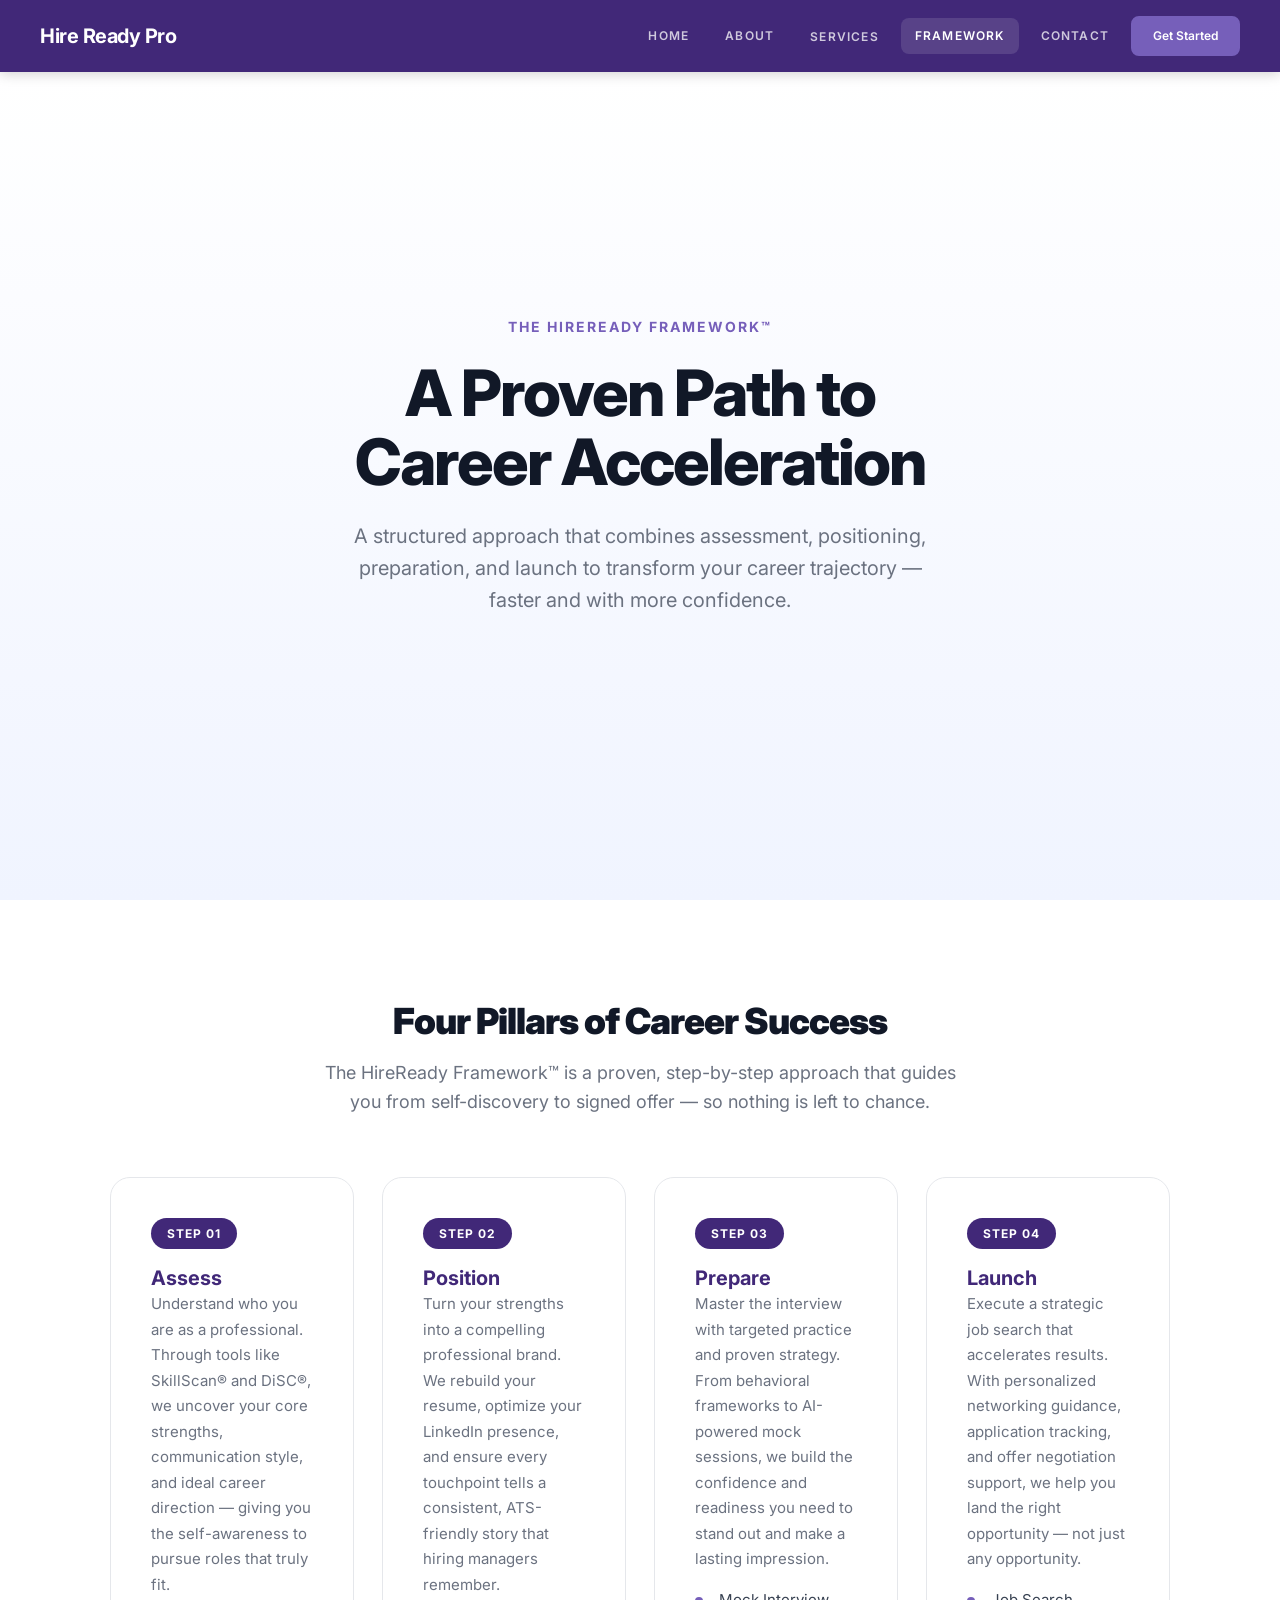
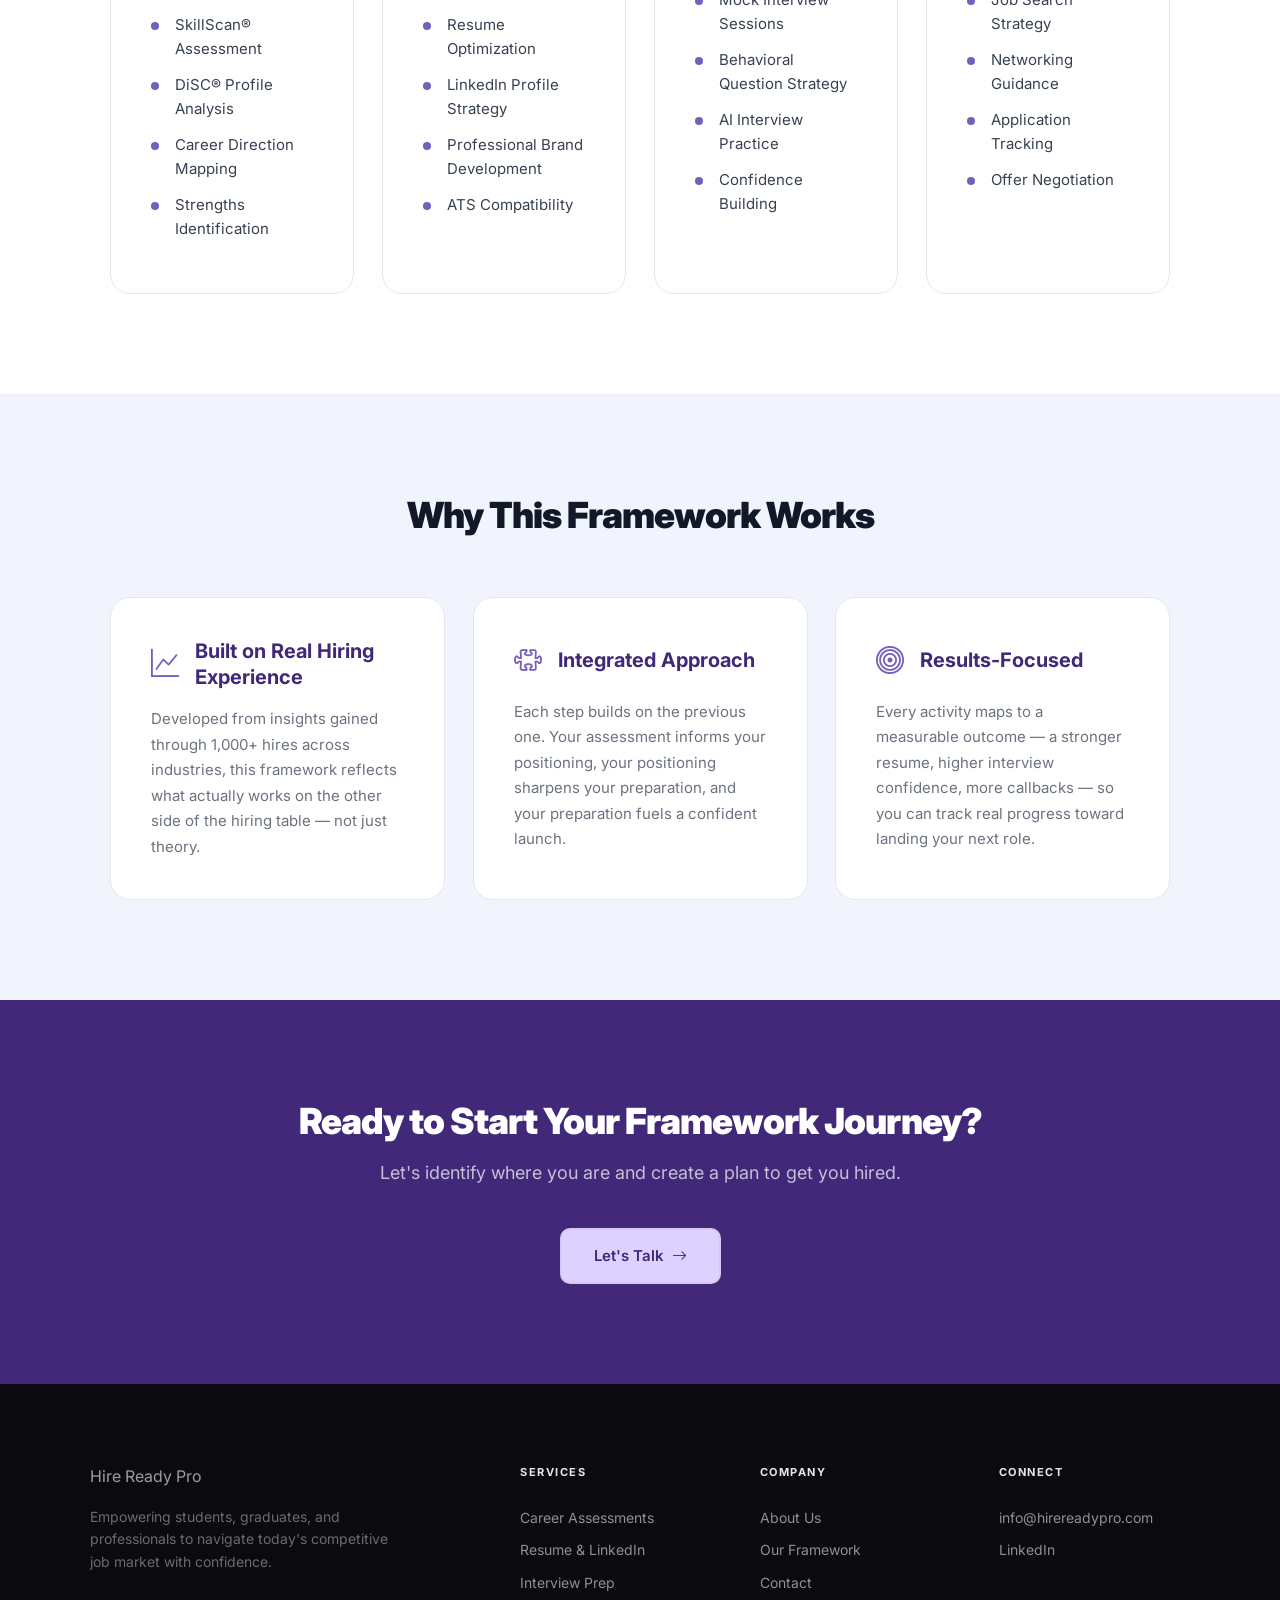
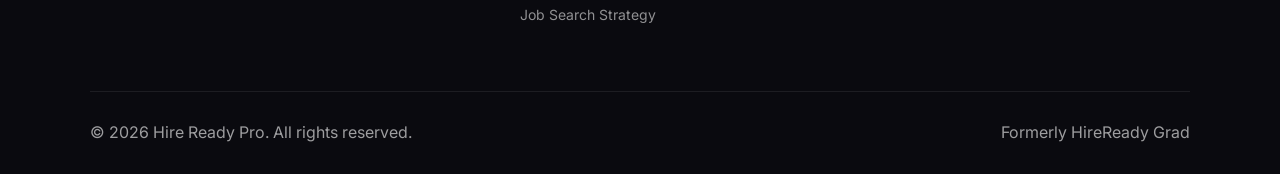
<file: framework.html>
<!DOCTYPE html>
<html lang="en">
<head>
    <meta charset="UTF-8">
    <meta name="viewport" content="width=device-width, initial-scale=1.0">
    <title>The HireReady Framework™ - Hire Ready Pro</title>

    <!-- Google Fonts -->
    <link href="https://fonts.googleapis.com/css2?family=Inter:wght@400;500;600;700;800;900&family=Caveat:wght@700&display=swap" rel="stylesheet">

    <!-- Bootstrap Icons -->
    <link rel="stylesheet" href="https://cdn.jsdelivr.net/npm/bootstrap-icons@1.11.3/font/bootstrap-icons.min.css">

    <!-- Site Styles -->
    <link rel="stylesheet" href="css/styles.css">
    <link rel="stylesheet" href="css/animations.css">
</head>
<body>

    <!-- ================================================================
         HEADER (injected by header-loader.js)
         ================================================================ -->
    <div id="header-placeholder"></div>


    <!-- ================================================================
         SECTION: Hero
         ================================================================ -->
    <section class="hero">
        <span class="eyebrow">THE HIREREADY FRAMEWORK™</span>
        <h1>A Proven Path to<br>Career Acceleration</h1>
        <p>A structured approach that combines assessment, positioning, preparation, and launch to transform your career trajectory — faster and with more confidence.</p>
    </section>


    <!-- ================================================================
         SECTION: Framework Overview — Four Pillars
         ================================================================ -->
    <section style="background: var(--white);">
        <div class="section-container">

            <div class="section-header">
                <h2 class="section-title animate-on-scroll">Four Pillars of Career Success</h2>
                <p class="section-subtitle animate-on-scroll delay-1">The HireReady Framework™ is a proven, step-by-step approach that guides you from self-discovery to signed offer — so nothing is left to chance.</p>
            </div>

            <!-- Framework pillar grid (4 columns) -->
            <div class="grid" style="grid-template-columns: repeat(4, 1fr);">

                <!-- Pillar 1 — Assess -->
                <div class="card step-01 animate-on-scroll delay-1">
                    <span class="step-badge">Step 01</span>
                    <h3>Assess</h3>
                    <p>Understand who you are as a professional. Through tools like SkillScan® and DiSC®, we uncover your core strengths, communication style, and ideal career direction — giving you the self-awareness to pursue roles that truly fit.</p>
                    <ul class="framework-list">
                        <li>SkillScan® Assessment</li>
                        <li>DiSC® Profile Analysis</li>
                        <li>Career Direction Mapping</li>
                        <li>Strengths Identification</li>
                    </ul>
                </div>

                <!-- Pillar 2 — Position -->
                <div class="card step-02 animate-on-scroll delay-2">
                    <span class="step-badge">Step 02</span>
                    <h3>Position</h3>
                    <p>Turn your strengths into a compelling professional brand. We rebuild your resume, optimize your LinkedIn presence, and ensure every touchpoint tells a consistent, ATS-friendly story that hiring managers remember.</p>
                    <ul class="framework-list">
                        <li>Resume Optimization</li>
                        <li>LinkedIn Profile Strategy</li>
                        <li>Professional Brand Development</li>
                        <li>ATS Compatibility</li>
                    </ul>
                </div>

                <!-- Pillar 3 — Prepare -->
                <div class="card step-03 animate-on-scroll delay-3">
                    <span class="step-badge">Step 03</span>
                    <h3>Prepare</h3>
                    <p>Master the interview with targeted practice and proven strategy. From behavioral frameworks to AI-powered mock sessions, we build the confidence and readiness you need to stand out and make a lasting impression.</p>
                    <ul class="framework-list">
                        <li>Mock Interview Sessions</li>
                        <li>Behavioral Question Strategy</li>
                        <li>AI Interview Practice</li>
                        <li>Confidence Building</li>
                    </ul>
                </div>

                <!-- Pillar 4 — Launch -->
                <div class="card step-04 animate-on-scroll delay-4">
                    <span class="step-badge">Step 04</span>
                    <h3>Launch</h3>
                    <p>Execute a strategic job search that accelerates results. With personalized networking guidance, application tracking, and offer negotiation support, we help you land the right opportunity — not just any opportunity.</p>
                    <ul class="framework-list">
                        <li>Job Search Strategy</li>
                        <li>Networking Guidance</li>
                        <li>Application Tracking</li>
                        <li>Offer Negotiation</li>
                    </ul>
                </div>

            </div><!-- /grid -->
        </div><!-- /section-container -->
    </section>


    <!-- ================================================================
         SECTION: Why This Framework Works
         ================================================================ -->
    <section style="background: var(--primary-light);">
        <div class="section-container">

            <div class="section-header">
                <h2 class="section-title animate-on-scroll">Why This Framework Works</h2>
            </div>

            <div class="grid" style="grid-template-columns: repeat(3, 1fr);">

                <!-- Card 1 -->
                <div class="card animate-on-scroll delay-1">
                    <div class="card-header">
                        <i class="bi bi-graph-up card-icon"></i>
                        <h3>Built on Real Hiring Experience</h3>
                    </div>
                    <p>Developed from insights gained through 1,000+ hires across industries, this framework reflects what actually works on the other side of the hiring table — not just theory.</p>
                </div>

                <!-- Card 2 -->
                <div class="card animate-on-scroll delay-2">
                    <div class="card-header">
                        <i class="bi bi-puzzle card-icon"></i>
                        <h3>Integrated Approach</h3>
                    </div>
                    <p>Each step builds on the previous one. Your assessment informs your positioning, your positioning sharpens your preparation, and your preparation fuels a confident launch.</p>
                </div>

                <!-- Card 3 -->
                <div class="card animate-on-scroll delay-3">
                    <div class="card-header">
                        <i class="bi bi-bullseye card-icon"></i>
                        <h3>Results-Focused</h3>
                    </div>
                    <p>Every activity maps to a measurable outcome — a stronger resume, higher interview confidence, more callbacks — so you can track real progress toward landing your next role.</p>
                </div>

            </div><!-- /grid -->
        </div><!-- /section-container -->
    </section>


    <!-- ================================================================
         SECTION: Call to Action
         ================================================================ -->
    <section style="background: var(--primary-dark);">
        <div class="section-container" style="text-align: center;">
            <h2 class="section-title animate-on-scroll" style="color: var(--white);">Ready to Start Your Framework Journey?</h2>
            <p class="section-subtitle animate-on-scroll delay-1" style="color: rgba(255, 255, 255, 0.7);">Let's identify where you are and create a plan to get you hired.</p>
            <div style="margin-top: 40px;" class="animate-on-scroll delay-2">
                <a href="contact.html" class="btn-talk">Let's Talk <i class="bi bi-arrow-right"></i></a>
            </div>
        </div>
    </section>


    <!-- ================================================================
         FOOTER (injected by footer-loader.js)
         ================================================================ -->
    <div id="footer-placeholder"></div>


    <!-- Scripts -->
    <script src="js/header-loader.js"></script>
    <script src="js/footer-loader.js"></script>
    <script src="js/scroll-animations.js"></script>
</body>
</html>
</file>
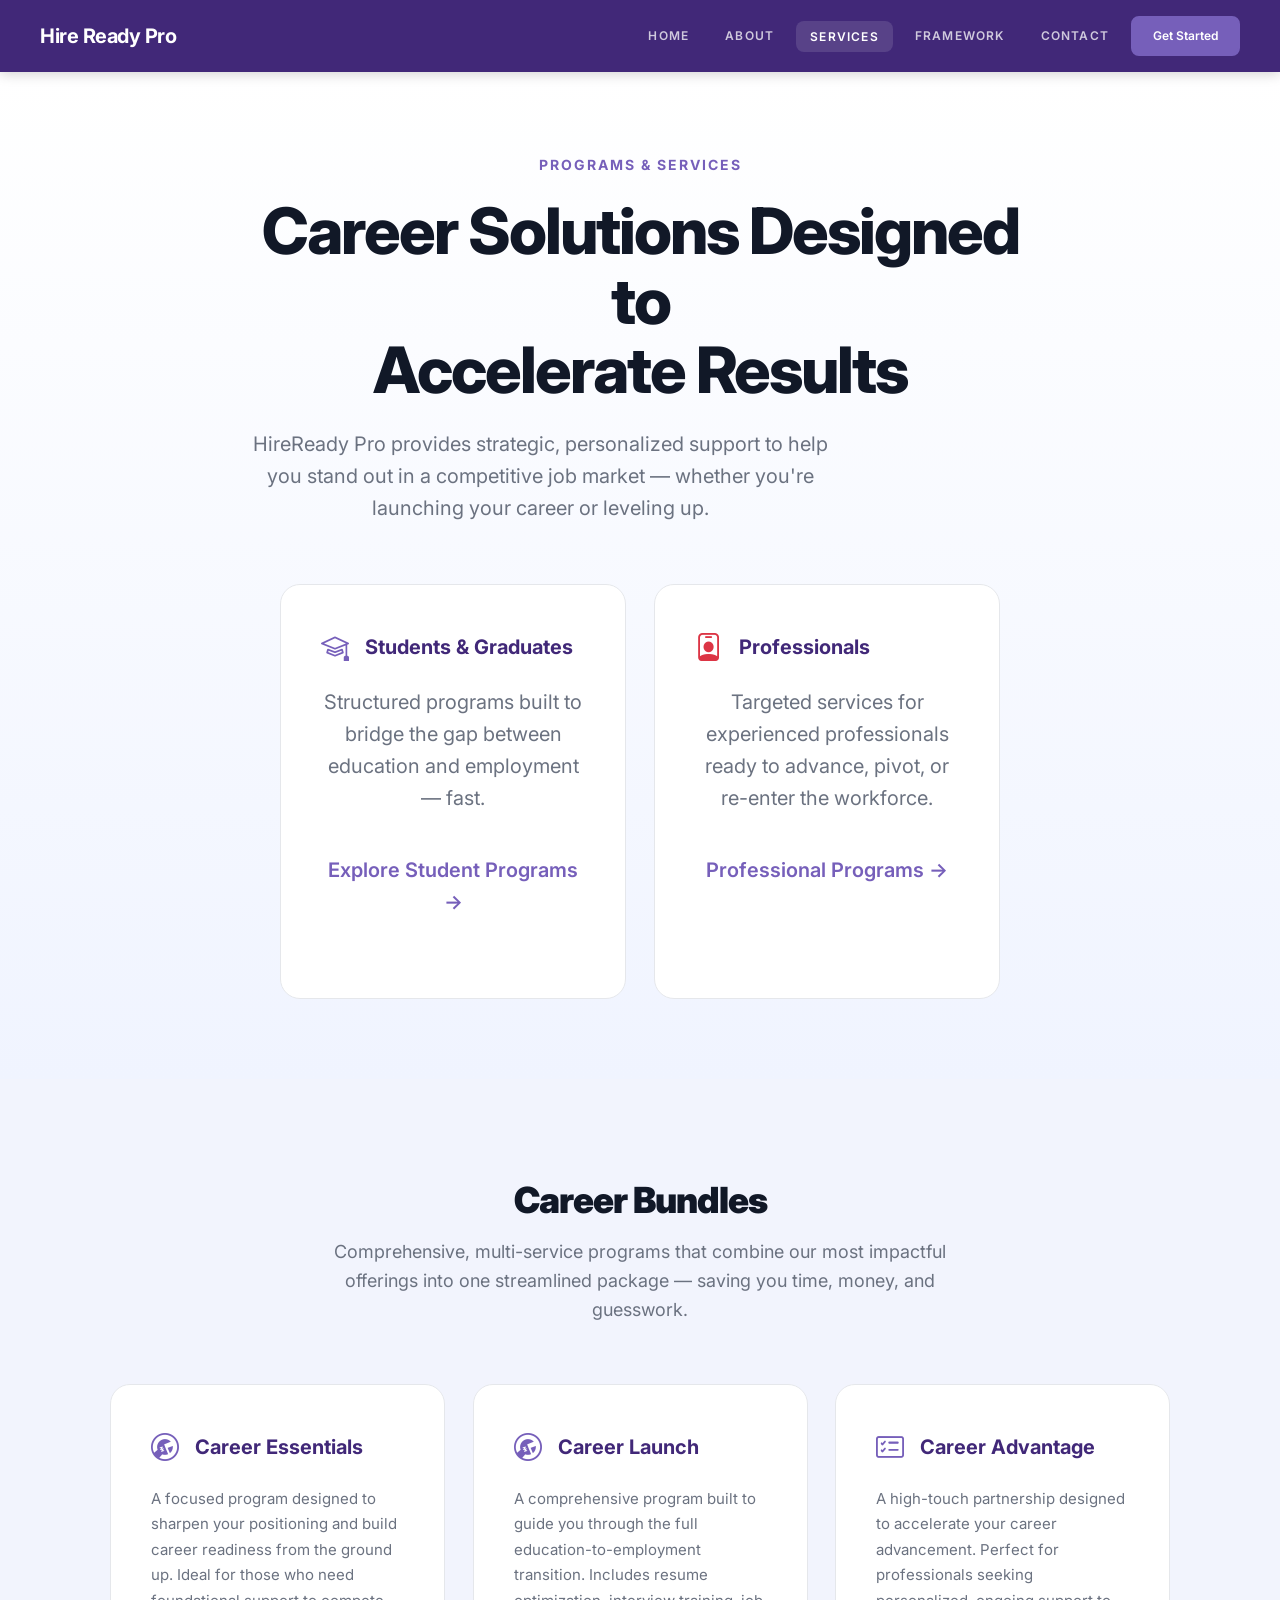
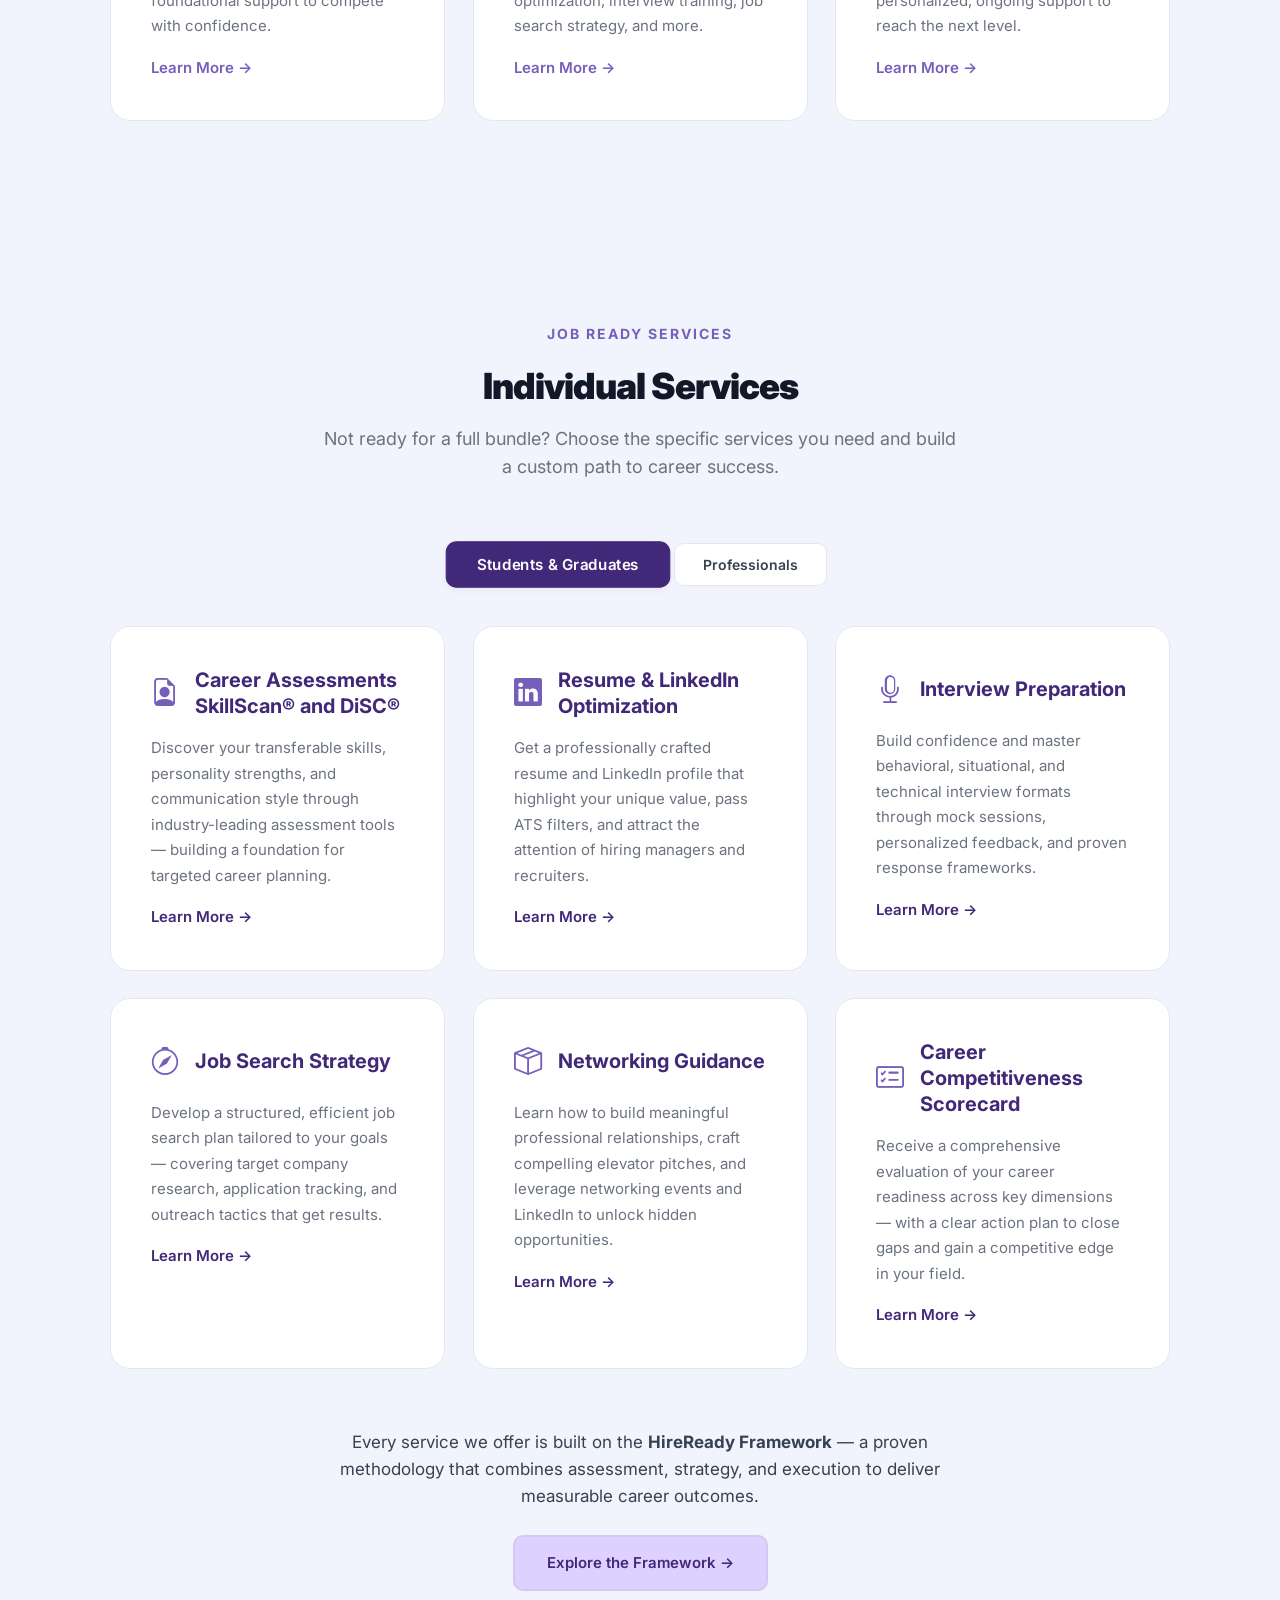
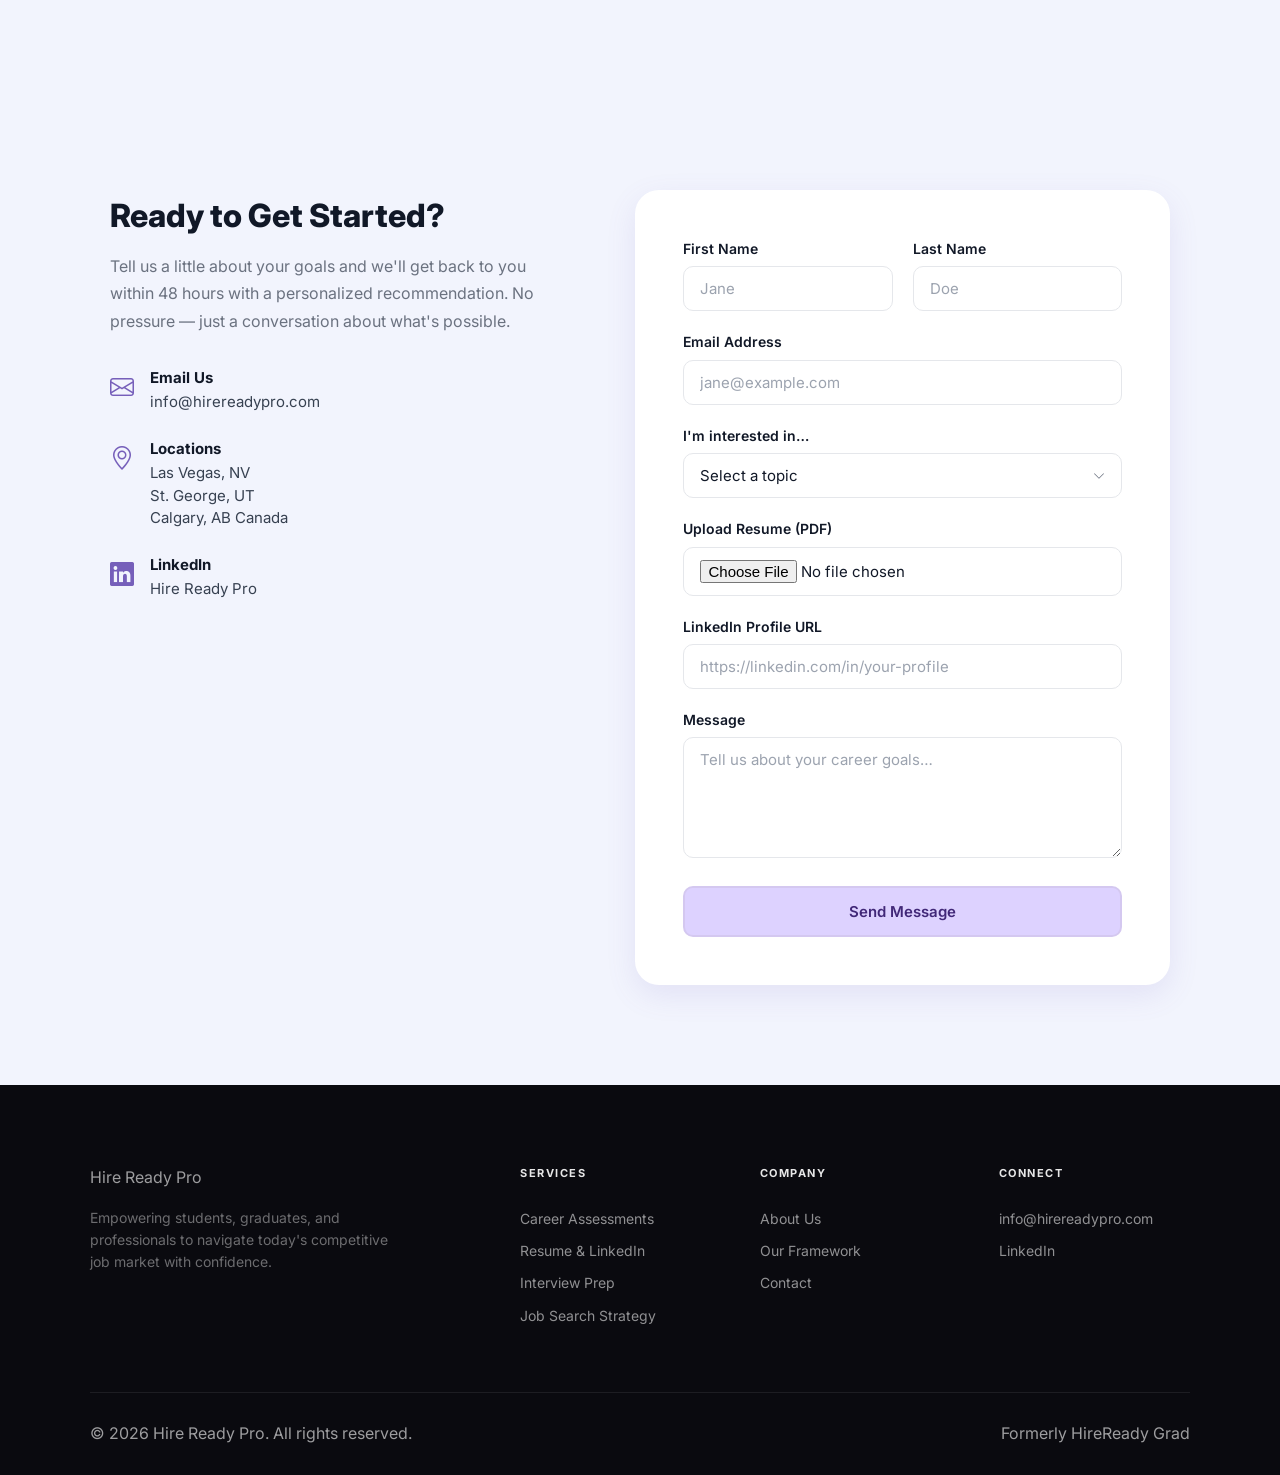
<file: services.html>
<!DOCTYPE html>
<html lang="en">
<head>
  <meta charset="UTF-8">
  <meta name="viewport" content="width=device-width, initial-scale=1.0">
  <title>Services - Hire Ready Pro</title>
  <meta name="description" content="Explore HireReady Pro's career programs and individual services designed for students, graduates, and professionals. Resume optimization, interview prep, job search strategy, and more.">

  <!-- Google Fonts -->
  <link href="https://fonts.googleapis.com/css2?family=Inter:wght@400;500;600;700;800;900&family=Caveat:wght@700&display=swap" rel="stylesheet">
  <!-- Bootstrap Icons -->
  <link rel="stylesheet" href="https://cdn.jsdelivr.net/npm/bootstrap-icons@1.11.3/font/bootstrap-icons.min.css">
  <!-- Site Styles -->
  <link rel="stylesheet" href="css/styles.css">
  <link rel="stylesheet" href="css/animations.css">
</head>
<body>

  <!-- ========================================================================
       HEADER
       ======================================================================== -->
  <div id="header-placeholder"></div>


  <!-- ========================================================================
       SECTION: Hero
       Full-viewport intro with eyebrow, headline, subtitle, and two
       audience-selector cards linking down to the tabbed services area.
       ======================================================================== -->
  <section class="hero">
    <div class="animate-on-scroll">
      <span class="eyebrow">PROGRAMS &amp; SERVICES</span>
      <h1>Career Solutions Designed to<br>Accelerate Results</h1>
      <p>HireReady Pro provides strategic, personalized support to help you stand out in a competitive job market — whether you're launching your career or leveling up.</p>
    </div>

    <!-- Audience selector cards -->
    <div class="toolkit-grid animate-on-scroll delay-2" style="max-width: 720px; margin-top: 20px;">

      <!-- Card 1 — Students & Graduates -->
      <a class="card" onclick="openTab(null, 'grads')" href="#services" style="text-decoration:none;">
        <div class="card-header">
          <i class="bi bi-mortarboard card-icon"></i>
          <h3>Students &amp; Graduates</h3>
        </div>
        <p>Structured programs built to bridge the gap between education and employment — fast.</p>
        <p style="margin-top: 16px; font-weight: 600; color: var(--primary);">Explore Student Programs →</p>
      </a>

      <!-- Card 2 — Professionals -->
      <a class="card" onclick="openTab(null, 'pros')" href="#services" style="text-decoration:none;">
        <div class="card-header">
          <i class="bi bi-person-badge card-icon" style="color: #dc3545;"></i>
          <h3>Professionals</h3>
        </div>
        <p>Targeted services for experienced professionals ready to advance, pivot, or re-enter the workforce.</p>
        <p style="margin-top: 16px; font-weight: 600; color: var(--primary);">Professional Programs →</p>
      </a>

    </div>
  </section>


  <!-- ========================================================================
       SECTION: Career Bundles
       Three comprehensive program packages presented in a card grid.
       ======================================================================== -->
  <section id="career-bundles">
    <div class="section-container">

      <div class="section-header animate-on-scroll">
        <h2 class="section-title">Career Bundles</h2>
        <p class="section-subtitle">Comprehensive, multi-service programs that combine our most impactful offerings into one streamlined package — saving you time, money, and guesswork.</p>
      </div>

      <div class="toolkit-grid">

        <!-- Bundle 1 — Career Essentials -->
        <div class="card animate-on-scroll delay-1">
          <div class="card-header">
            <i class="bi bi-wrench-adjustable-circle card-icon"></i>
            <h3>Career Essentials</h3>
          </div>
          <p>A focused program designed to sharpen your positioning and build career readiness from the ground up. Ideal for those who need foundational support to compete with confidence.</p>
          <p style="margin-top: 16px; font-weight: 600; color: var(--primary);">Learn More →</p>
        </div>

        <!-- Bundle 2 — Career Launch -->
        <div class="card animate-on-scroll delay-2">
          <div class="card-header">
            <i class="bi bi-wrench-adjustable-circle card-icon"></i>
            <h3>Career Launch</h3>
          </div>
          <p>A comprehensive program built to guide you through the full education-to-employment transition. Includes resume optimization, interview training, job search strategy, and more.</p>
          <p style="margin-top: 16px; font-weight: 600; color: var(--primary);">Learn More →</p>
        </div>

        <!-- Bundle 3 — Career Advantage -->
        <div class="card animate-on-scroll delay-3">
          <div class="card-header">
            <i class="bi bi-card-checklist card-icon"></i>
            <h3>Career Advantage</h3>
          </div>
          <p>A high-touch partnership designed to accelerate your career advancement. Perfect for professionals seeking personalized, ongoing support to reach the next level.</p>
          <p style="margin-top: 16px; font-weight: 600; color: var(--primary);">Learn More →</p>
        </div>

      </div>
    </div>
  </section>


  <!-- ========================================================================
       SECTION: Individual Services (Tabbed)
       Toggle between "Students & Graduates" and "Professionals" service grids.
       ======================================================================== -->
  <section id="services" style="background-color: var(--primary-light);">
    <div class="section-container">

      <div class="section-header animate-on-scroll">
        <span class="eyebrow">Job Ready Services</span>
        <h2 class="section-title">Individual Services</h2>
        <p class="section-subtitle">Not ready for a full bundle? Choose the specific services you need and build a custom path to career success.</p>
      </div>

      <!-- Tab buttons -->
      <div class="tab-buttons animate-on-scroll">
        <button class="btn-talk tab-btn active" onclick="openTab(event, 'grads')">Students &amp; Graduates</button>
        <button class="btn-talk tab-btn" onclick="openTab(event, 'pros')">Professionals</button>
      </div>

      <!-- ── Tab: Students & Graduates ──────────────────────────────────────── -->
      <div id="grads" class="tab-content active">
        <div class="toolkit-grid">

          <div class="card animate-on-scroll delay-1">
            <div class="card-header">
              <i class="bi bi-file-earmark-person card-icon"></i>
              <h3>Career Assessments SkillScan® and DiSC®</h3>
            </div>
            <p>Discover your transferable skills, personality strengths, and communication style through industry-leading assessment tools — building a foundation for targeted career planning.</p>
            <p style="margin-top: 16px; font-weight: 600; color: var(--primary-dark);">Learn More →</p>
          </div>

          <div class="card animate-on-scroll delay-2">
            <div class="card-header">
              <i class="bi bi-linkedin card-icon"></i>
              <h3>Resume &amp; LinkedIn Optimization</h3>
            </div>
            <p>Get a professionally crafted resume and LinkedIn profile that highlight your unique value, pass ATS filters, and attract the attention of hiring managers and recruiters.</p>
            <p style="margin-top: 16px; font-weight: 600; color: var(--primary-dark);">Learn More →</p>
          </div>

          <div class="card animate-on-scroll delay-3">
            <div class="card-header">
              <i class="bi bi-mic card-icon"></i>
              <h3>Interview Preparation</h3>
            </div>
            <p>Build confidence and master behavioral, situational, and technical interview formats through mock sessions, personalized feedback, and proven response frameworks.</p>
            <p style="margin-top: 16px; font-weight: 600; color: var(--primary-dark);">Learn More →</p>
          </div>

          <div class="card animate-on-scroll delay-1">
            <div class="card-header">
              <i class="bi bi-compass card-icon"></i>
              <h3>Job Search Strategy</h3>
            </div>
            <p>Develop a structured, efficient job search plan tailored to your goals — covering target company research, application tracking, and outreach tactics that get results.</p>
            <p style="margin-top: 16px; font-weight: 600; color: var(--primary-dark);">Learn More →</p>
          </div>

          <div class="card animate-on-scroll delay-2">
            <div class="card-header">
              <i class="bi bi-box-seam card-icon"></i>
              <h3>Networking Guidance</h3>
            </div>
            <p>Learn how to build meaningful professional relationships, craft compelling elevator pitches, and leverage networking events and LinkedIn to unlock hidden opportunities.</p>
            <p style="margin-top: 16px; font-weight: 600; color: var(--primary-dark);">Learn More →</p>
          </div>

          <div class="card animate-on-scroll delay-3">
            <div class="card-header">
              <i class="bi bi-card-checklist card-icon"></i>
              <h3>Career Competitiveness Scorecard</h3>
            </div>
            <p>Receive a comprehensive evaluation of your career readiness across key dimensions — with a clear action plan to close gaps and gain a competitive edge in your field.</p>
            <p style="margin-top: 16px; font-weight: 600; color: var(--primary-dark);">Learn More →</p>
          </div>

        </div>
      </div>

      <!-- ── Tab: Professionals ─────────────────────────────────────────────── -->
      <div id="pros" class="tab-content">
        <div class="toolkit-grid">

          <div class="card animate-on-scroll delay-1">
            <div class="card-header">
              <i class="bi bi-file-earmark-person card-icon"></i>
              <h3>Career Assessments SkillScan® and DiSC®</h3>
            </div>
            <p>Leverage proven assessment tools to identify your leadership style, transferable skills, and communication preferences — empowering strategic career decisions at every stage.</p>
            <p style="margin-top: 16px; font-weight: 600; color: var(--primary-dark);">Learn More →</p>
          </div>

          <div class="card animate-on-scroll delay-2">
            <div class="card-header">
              <i class="bi bi-linkedin card-icon"></i>
              <h3>Resume &amp; LinkedIn Optimization</h3>
            </div>
            <p>Upgrade your resume and LinkedIn presence to reflect senior-level accomplishments, quantified impact, and executive positioning that commands attention from top recruiters.</p>
            <p style="margin-top: 16px; font-weight: 600; color: var(--primary-dark);">Learn More →</p>
          </div>

          <div class="card animate-on-scroll delay-3">
            <div class="card-header">
              <i class="bi bi-mic card-icon"></i>
              <h3>Interview Preparation</h3>
            </div>
            <p>Prepare for high-stakes interviews with advanced coaching on executive presence, salary negotiation, panel formats, and strategic storytelling that sets you apart from the competition.</p>
            <p style="margin-top: 16px; font-weight: 600; color: var(--primary-dark);">Learn More →</p>
          </div>

          <div class="card animate-on-scroll delay-1">
            <div class="card-header">
              <i class="bi bi-compass card-icon"></i>
              <h3>Job Search Strategy</h3>
            </div>
            <p>Craft a targeted search plan that aligns with your career trajectory — including executive job boards, recruiter outreach, and positioning for roles that match your ambitions.</p>
            <p style="margin-top: 16px; font-weight: 600; color: var(--primary-dark);">Learn More →</p>
          </div>

          <div class="card animate-on-scroll delay-2">
            <div class="card-header">
              <i class="bi bi-box-seam card-icon"></i>
              <h3>Networking Guidance</h3>
            </div>
            <p>Master advanced networking strategies for mid-career and senior professionals — from informational interviews to industry events, thought leadership, and strategic relationship building.</p>
            <p style="margin-top: 16px; font-weight: 600; color: var(--primary-dark);">Learn More →</p>
          </div>

          <div class="card animate-on-scroll delay-3">
            <div class="card-header">
              <i class="bi bi-card-checklist card-icon"></i>
              <h3>Career Competitiveness Scorecard</h3>
            </div>
            <p>Get a detailed assessment of your professional standing with actionable benchmarks — identifying strengths to leverage and gaps to close for accelerated career growth.</p>
            <p style="margin-top: 16px; font-weight: 600; color: var(--primary-dark);">Learn More →</p>
          </div>

        </div>
      </div>

      <!-- Framework CTA -->
      <div class="animate-on-scroll" style="text-align: center; margin-top: 60px;">
        <p style="font-size: 17px; color: var(--text-mid); max-width: 640px; margin: 0 auto 24px;">Every service we offer is built on the <strong>HireReady Framework</strong> — a proven methodology that combines assessment, strategy, and execution to deliver measurable career outcomes.</p>
        <a href="framework.html" class="btn-talk">Explore the Framework →</a>
      </div>

    </div>
  </section>


  <!-- ========================================================================
       SECTION: Contact Form — Ready to Get Started?
       Two-column layout: info on left, form card on right.
       ======================================================================== -->
  <section style="background-color: var(--primary-light);">
    <div class="section-container">
      <div class="contact-grid animate-on-scroll">

        <!-- Left — Contact info -->
        <div class="contact-info">
          <h2>Ready to Get Started?</h2>
          <p>Tell us a little about your goals and we'll get back to you within 48 hours with a personalized recommendation. No pressure — just a conversation about what's possible.</p>

          <div class="info-item">
            <i class="bi bi-envelope info-icon"></i>
            <p><strong>Email Us</strong>info@hirereadypro.com</p>
          </div>

          <div class="info-item">
            <i class="bi bi-geo-alt info-icon"></i>
            <p><strong>Locations</strong>Las Vegas, NV<br>St. George, UT<br>Calgary, AB Canada</p>
          </div>

          <div class="info-item">
            <i class="bi bi-linkedin info-icon"></i>
            <p><strong>LinkedIn</strong>Hire Ready Pro</p>
          </div>
        </div>

        <!-- Right — Form card -->
        <div class="consultation-form-card">
          <form id="contactForm" method="POST">
            <input type="hidden" name="FormType" value="General_Contact">

            <!-- First + Last name -->
            <div class="form-row">
              <div class="form-group">
                <label class="form-label" for="firstName">First Name</label>
                <input type="text" id="firstName" name="FirstName" class="form-control" placeholder="Jane" required>
              </div>
              <div class="form-group">
                <label class="form-label" for="lastName">Last Name</label>
                <input type="text" id="lastName" name="LastName" class="form-control" placeholder="Doe" required>
              </div>
            </div>

            <!-- Email -->
            <div class="form-group">
              <label class="form-label" for="email">Email Address</label>
              <input type="email" id="email" name="Email" class="form-control" placeholder="jane@example.com" required>
            </div>

            <!-- Topic -->
            <div class="form-group">
              <label class="form-label" for="topic">I'm interested in…</label>
              <select id="topic" name="Topic" class="form-control" required>
                <option value="" disabled selected>Select a topic</option>
                <option value="HireReady Grad Consultation">HireReady Grad Consultation</option>
                <option value="HireReady PRO Consultation">HireReady PRO Consultation</option>
              </select>
            </div>

            <!-- Resume upload -->
            <div class="form-group">
              <label class="form-label" for="resume">Upload Resume (PDF)</label>
              <input type="file" id="resume" name="Resume" class="form-control" accept=".pdf">
            </div>

            <!-- LinkedIn URL -->
            <div class="form-group">
              <label class="form-label" for="linkedin">LinkedIn Profile URL</label>
              <input type="url" id="linkedin" name="LinkedIn" class="form-control" placeholder="https://linkedin.com/in/your-profile">
            </div>

            <!-- Message -->
            <div class="form-group">
              <label class="form-label" for="message">Message</label>
              <textarea id="message" name="Message" class="form-control" placeholder="Tell us about your career goals…" rows="5"></textarea>
            </div>

            <!-- Submit -->
            <button type="submit" class="btn-talk" style="width: 100%;">Send Message</button>
          </form>

          <!-- Server / JS response area -->
          <div id="formResponse"></div>
        </div>

      </div>
    </div>
  </section>


  <!-- ========================================================================
       FOOTER
       ======================================================================== -->
  <div id="footer-placeholder"></div>


  <!-- ========================================================================
       SCRIPTS
       ======================================================================== -->
  <script src="js/header-loader.js"></script>
  <script src="js/footer-loader.js"></script>
  <script src="js/scroll-animations.js"></script>
  <script src="js/form-handler.js"></script>

  <!-- Tab switching logic -->
  <script>
    /**
     * openTab — switches between tabbed content panels.
     * Called by tab buttons and by the hero audience cards.
     *
     * @param {Event|null} evt   — the click event (null when called from hero cards)
     * @param {string}     tabName — the id of the tab-content div to activate
     */
    function openTab(evt, tabName) {
      // Hide all tab panels
      var tabcontent = document.getElementsByClassName('tab-content');
      for (var i = 0; i < tabcontent.length; i++) {
        tabcontent[i].classList.remove('active');
      }

      // Deactivate all tab buttons
      var tablinks = document.getElementsByClassName('tab-btn');
      for (var i = 0; i < tablinks.length; i++) {
        tablinks[i].classList.remove('active');
      }

      // Show the target tab
      document.getElementById(tabName).classList.add('active');

      // Activate the correct button
      if (evt && evt.currentTarget) {
        evt.currentTarget.classList.add('active');
      } else {
        // Fallback: match button by its onclick attribute (hero card clicks)
        for (var i = 0; i < tablinks.length; i++) {
          if (tablinks[i].getAttribute('onclick').includes(tabName)) {
            tablinks[i].classList.add('active');
            break;
          }
        }
      }
    }

    // Expose globally so inline onclick attributes work
    window.openTab = openTab;
  </script>

</body>
</html>
</file>
<file: css/styles.css>
/* ==========================================================================
   HIRE READY PRO — Main Stylesheet
   A premium career-services website with chunked layout aesthetic.
   ========================================================================== */


/* ==========================================================================
   1. DESIGN TOKENS
   All colors, shadows, radii, and spacing live here for easy theming.
   ========================================================================== */

:root {
  /* ── Brand palette ─────────────────────────────────────────────────────── */
  --primary:              #765fba;
  --primary-hover:        #8a6de0;
  --primary-dark:         rgb(65, 40, 120);
  --primary-button-light: #ddd2ff;
  --primary-light:        #f2f4fd;
  --primary-border:       #d4c8f0;

  /* ── Surfaces ──────────────────────────────────────────────────────────── */
  --body-bg:   #f2f4fd;
  --card-bg:   #ffffff;
  --border:    #e5e7eb;
  --white:     #ffffff;

  /* ── Typography ────────────────────────────────────────────────────────── */
  --text-dark:  #111827;
  --text-mid:   #374151;
  --text-muted: #6b7280;
  --text-light: #9ca3af;

  /* ── Elevation ─────────────────────────────────────────────────────────── */
  --shadow-sm: 0 2px 8px rgba(118, 95, 186, 0.08);
  --shadow-md: 0 10px 30px rgba(118, 95, 186, 0.12);

  /* ── Shape ─────────────────────────────────────────────────────────────── */
  --radius: 12px;

  /* ── Layout ────────────────────────────────────────────────────────────── */
  --nav-height: 72px;
  --max-width:  1100px;

  /* ── Motion ────────────────────────────────────────────────────────────── */
  --transition-speed: 0.3s;
}


/* ==========================================================================
   2. CORE RESET
   Normalize box-model, scroll behaviour, and base typography.
   ========================================================================== */

*,
*::before,
*::after {
  box-sizing: border-box;
  margin: 0;
  padding: 0;
}

html {
  scroll-behavior: smooth;
  -webkit-font-smoothing: antialiased;
  -moz-osx-font-smoothing: grayscale;
}

body {
  font-family: 'Inter', system-ui, -apple-system, sans-serif;
  font-size: 16px;
  line-height: 1.6;
  color: var(--text-mid);
  background-color: var(--body-bg);
}

img {
  max-width: 100%;
  height: auto;
  display: block;
}

a {
  text-decoration: none;
  color: inherit;
}

ul, ol {
  list-style: none;
}


/* ==========================================================================
   3. SCROLL ANIMATION UTILITIES
   Elements start hidden below and fade + slide up when they enter the
   viewport (toggled via JS adding the .visible class).
   ========================================================================== */

.animate-on-scroll {
  opacity: 0;
  transform: translateY(40px);
  transition: opacity 0.7s ease, transform 0.7s ease;
  will-change: opacity, transform;
}

.animate-on-scroll.visible {
  opacity: 1;
  transform: translateY(0);
}

/* Stagger children for sequential reveal */
.delay-1 { transition-delay: 0.1s; }
.delay-2 { transition-delay: 0.2s; }
.delay-3 { transition-delay: 0.3s; }
.delay-4 { transition-delay: 0.4s; }


/* ==========================================================================
   4. NAVIGATION
   Sticky top-bar with dark primary background, logo, links, dropdown
   support, and a mobile burger menu.
   ========================================================================== */

.nav {
  position: sticky;
  top: 0;
  z-index: 1000;
  display: flex;
  align-items: center;
  justify-content: space-between;
  height: var(--nav-height);
  padding: 0 40px;
  background-color: var(--primary-dark);
  box-shadow: 0 2px 12px rgba(0, 0, 0, 0.18);
}

/* ── Logo ────────────────────────────────────────────────────────────────── */

.logo {
  display: flex;
  align-items: center;
  gap: 10px;
  font-size: 20px;
  font-weight: 700;
  color: var(--white);
  letter-spacing: -0.5px;
}

.logo img {
  height: 36px;
  width: auto;
}

/* ── Nav links ───────────────────────────────────────────────────────────── */

.nav-links {
  display: flex;
  align-items: center;
  gap: 8px;
}

.nav-link {
  position: relative;
  padding: 8px 14px;
  font-size: 12px;
  font-weight: 600;
  letter-spacing: 1.2px;
  text-transform: uppercase;
  color: rgba(255, 255, 255, 0.75);
  border-radius: 8px;
  transition: color var(--transition-speed), background-color var(--transition-speed);
}

.nav-link:hover {
  color: var(--white);
  background-color: rgba(255, 255, 255, 0.08);
}

.nav-link.active {
  color: var(--white);
  background-color: rgba(255, 255, 255, 0.12);
}

/* ── Dropdown support ────────────────────────────────────────────────────── */

.nav-item {
  position: relative;
}

.nav-dropdown {
  position: absolute;
  top: calc(100% + 8px);
  left: 50%;
  transform: translateX(-50%);
  min-width: 200px;
  padding: 8px 0;
  background: var(--white);
  border-radius: var(--radius);
  box-shadow: var(--shadow-md);
  opacity: 0;
  visibility: hidden;
  transition: opacity var(--transition-speed), visibility var(--transition-speed), transform var(--transition-speed);
  transform: translateX(-50%) translateY(8px);
}

.nav-item:hover .nav-dropdown,
.nav-item:focus-within .nav-dropdown {
  opacity: 1;
  visibility: visible;
  transform: translateX(-50%) translateY(0);
}

.dropdown-link {
  display: block;
  padding: 10px 20px;
  font-size: 13px;
  font-weight: 500;
  color: var(--text-mid);
  transition: background-color var(--transition-speed), color var(--transition-speed);
}

.dropdown-link:hover {
  background-color: var(--primary-light);
  color: var(--primary-dark);
}

/* ── Mobile burger ───────────────────────────────────────────────────────── */

.mobile-only {
  display: none;          /* shown in responsive breakpoint */
}

.burger-icon {
  display: flex;
  flex-direction: column;
  gap: 5px;
  cursor: pointer;
  padding: 6px;
  border: none;
  background: none;
}

.burger-icon span {
  display: block;
  width: 24px;
  height: 2px;
  background-color: var(--white);
  border-radius: 2px;
  transition: transform var(--transition-speed), opacity var(--transition-speed);
}

.burger-dropdown-right {
  position: absolute;
  top: var(--nav-height);
  right: 0;
  width: 240px;
  padding: 12px 0;
  background: var(--white);
  border-radius: 0 0 var(--radius) var(--radius);
  box-shadow: var(--shadow-md);
  opacity: 0;
  visibility: hidden;
  transform: translateY(-8px);
  transition: opacity var(--transition-speed), visibility var(--transition-speed), transform var(--transition-speed);
}

.burger-dropdown-right.open {
  opacity: 1;
  visibility: visible;
  transform: translateY(0);
}

.burger-dropdown-right a {
  display: block;
  padding: 12px 24px;
  font-size: 14px;
  font-weight: 500;
  color: var(--text-mid);
  transition: background-color var(--transition-speed);
}

.burger-dropdown-right a:hover {
  background-color: var(--primary-light);
  color: var(--primary-dark);
}


/* ==========================================================================
   5. BUTTONS
   Three variants: solid primary, outline, and the "talk" CTA style.
   ========================================================================== */

/* ── Shared base ─────────────────────────────────────────────────────────── */

.btn-primary,
.btn-outline,
.btn-talk {
  display: inline-flex;
  align-items: center;
  justify-content: center;
  gap: 8px;
  padding: 14px 32px;
  font-family: inherit;
  font-size: 15px;
  font-weight: 600;
  border-radius: 10px;
  cursor: pointer;
  border: 2px solid transparent;
  transition: all var(--transition-speed) ease;
}

/* ── Primary (solid) ─────────────────────────────────────────────────────── */

.btn-primary {
  background-color: var(--primary);
  color: var(--white);
  border-color: var(--primary);
}

.btn-primary:hover {
  background-color: var(--primary-hover);
  border-color: var(--primary-hover);
  transform: scale(1.04);
  box-shadow: var(--shadow-md);
}

/* ── Outline ─────────────────────────────────────────────────────────────── */

.btn-outline {
  background-color: transparent;
  color: var(--primary);
  border-color: var(--primary-border);
}

.btn-outline:hover {
  background-color: var(--primary-light);
  border-color: var(--primary);
  transform: scale(1.04);
}

/* ── Talk / CTA (CareerSling-inspired) ───────────────────────────────────── */

.btn-talk {
  background-color: var(--primary-button-light);
  color: var(--primary-dark);
  border-color: var(--primary-border);
}

.btn-talk:hover {
  background-color: var(--primary-dark);
  color: var(--white);
  border-color: var(--primary-dark);
  transform: scale(1.08);
  box-shadow: var(--shadow-md);
}


/* ==========================================================================
   6. CARDS
   Reusable content cards with icon headers and a lift-on-hover effect.
   ========================================================================== */

.card {
  background: var(--card-bg);
  border: 1px solid var(--border);
  border-radius: 20px;
  padding: 40px;
  transition: transform var(--transition-speed) ease, box-shadow var(--transition-speed) ease;
}

.card:hover {
  transform: translateY(-10px);
  box-shadow: var(--shadow-md);
}

.card-header {
  display: flex;
  align-items: center;
  gap: 16px;
  margin-bottom: 16px;
}

.card-icon {
  font-size: 28px;
  color: var(--primary);
  flex-shrink: 0;
}

.card h3 {
  font-size: 20px;
  font-weight: 700;
  color: var(--primary-dark);
  line-height: 1.3;
}

.card p {
  font-size: 15px;
  color: var(--text-muted);
  line-height: 1.7;
}


/* ==========================================================================
   7. GRID SYSTEMS
   Auto-fit grid for equal cards and a toolkit variant with stretch.
   ========================================================================== */

.grid {
  display: grid;
  grid-template-columns: repeat(auto-fit, minmax(280px, 1fr));
  gap: 28px;
}

.toolkit-grid {
  display: grid;
  grid-template-columns: repeat(auto-fit, minmax(280px, 1fr));
  gap: 28px;
  align-items: stretch;
}


/* ==========================================================================
   8. HERO SECTION
   Full-viewport intro with gradient background, eyebrow tag, headline,
   subtext, and CTA button row.
   ========================================================================== */

.hero {
  display: flex;
  flex-direction: column;
  align-items: center;
  justify-content: center;
  text-align: center;
  min-height: calc(100vh - var(--nav-height));
  padding: 80px 24px;
  background: linear-gradient(180deg, var(--white) 0%, #f0f4ff 100%);
}

.eyebrow {
  display: inline-block;
  font-size: 14px;
  font-weight: 700;
  letter-spacing: 2px;
  text-transform: uppercase;
  color: var(--primary);
  margin-bottom: 20px;
}

.hero h1 {
  font-size: 64px;
  font-weight: 800;
  line-height: 1.08;
  letter-spacing: -2px;
  color: var(--text-dark);
  max-width: 800px;
  margin-bottom: 24px;
}

.hero p {
  font-size: 20px;
  color: var(--text-muted);
  max-width: 600px;
  margin-bottom: 40px;
  line-height: 1.6;
}

.hero-buttons {
  display: flex;
  align-items: center;
  justify-content: center;
  gap: 20px;
  flex-wrap: wrap;
}


/* ==========================================================================
   9. SECTION LAYOUTS
   Consistent container, header, and title styles used across all sections.
   ========================================================================== */

.section-container {
  max-width: var(--max-width);
  margin: 0 auto;
  padding: 100px 20px;
}

.section-header {
  text-align: center;
  margin-bottom: 60px;
}

.section-title {
  font-size: 36px;
  font-weight: 900;
  color: var(--text-dark);
  letter-spacing: -1px;
  line-height: 1.2;
  margin-bottom: 16px;
}

.section-subtitle {
  font-size: 18px;
  color: var(--text-muted);
  max-width: 640px;
  margin: 0 auto;
  line-height: 1.6;
}


/* ==========================================================================
   10. STEP / FRAMEWORK PILLARS
   Numbered badges and ascending-height pillar cards for process steps.
   ========================================================================== */

.step-badge {
  display: inline-block;
  padding: 6px 16px;
  font-size: 12px;
  font-weight: 700;
  letter-spacing: 1px;
  text-transform: uppercase;
  color: var(--white);
  background-color: var(--primary-dark);
  border-radius: 20px;
  margin-bottom: 16px;
}

/* Ascending heights create a visual "staircase" effect */
.step-01 { min-height: 440px; }
.step-02 { min-height: 480px; }
.step-03 { min-height: 520px; }
.step-04 { min-height: 560px; }

.framework-list {
  margin-top: 16px;
  padding-left: 0;
}

.framework-list li {
  position: relative;
  padding-left: 24px;
  margin-bottom: 12px;
  font-size: 15px;
  color: var(--text-mid);
  line-height: 1.6;
}

.framework-list li::before {
  content: '';
  position: absolute;
  left: 0;
  top: 9px;
  width: 8px;
  height: 8px;
  background-color: var(--primary);
  border-radius: 50%;
}


/* ==========================================================================
   11. BIO / ABOUT SECTION
   Two-column layout with image on the left and content on the right.
   ========================================================================== */

.bio-section {
  padding: 100px 20px;
}

.bio-container {
  display: grid;
  grid-template-columns: 1fr 1.5fr;
  gap: 60px;
  max-width: var(--max-width);
  margin: 0 auto;
  align-items: center;
}

.bio-image {
  border-radius: 24px;
  box-shadow: var(--shadow-md);
  width: 100%;
  object-fit: cover;
}

.bio-content h2 {
  font-size: 36px;
  font-weight: 800;
  color: var(--text-dark);
  letter-spacing: -0.5px;
  margin-bottom: 20px;
  line-height: 1.2;
}

.bio-content p {
  font-size: 16px;
  color: var(--text-mid);
  line-height: 1.7;
  margin-bottom: 16px;
}


/* ==========================================================================
   12. CONTACT GRID & FORMS
   Two-column contact layout (info + form card) with styled inputs.
   ========================================================================== */

/* ── Contact grid ────────────────────────────────────────────────────────── */

.contact-grid {
  display: grid;
  grid-template-columns: 1fr 1.2fr;
  gap: 80px;
  max-width: var(--max-width);
  margin: 0 auto;
  align-items: start;
}

.contact-info h2 {
  font-size: 32px;
  font-weight: 800;
  color: var(--text-dark);
  margin-bottom: 12px;
}

.contact-info p {
  font-size: 16px;
  color: var(--text-muted);
  line-height: 1.7;
  margin-bottom: 32px;
}

.info-item {
  display: flex;
  align-items: flex-start;
  gap: 16px;
  margin-bottom: 24px;
}

.info-icon {
  font-size: 24px;
  color: var(--primary);
  flex-shrink: 0;
  margin-top: 2px;
}

.info-item p {
  font-size: 15px;
  color: var(--text-mid);
  line-height: 1.5;
  margin-bottom: 0;
}

.info-item strong {
  display: block;
  font-weight: 700;
  color: var(--text-dark);
  margin-bottom: 2px;
}

/* ── Form card ───────────────────────────────────────────────────────────── */

.consultation-form-card {
  background: var(--white);
  border-radius: 24px;
  padding: 48px;
  box-shadow: var(--shadow-md);
}

.consultation-form-card h3 {
  font-size: 22px;
  font-weight: 700;
  color: var(--text-dark);
  margin-bottom: 8px;
}

.consultation-form-card > p {
  font-size: 14px;
  color: var(--text-muted);
  margin-bottom: 28px;
}

.form-row {
  display: grid;
  grid-template-columns: 1fr 1fr;
  gap: 20px;
}

.form-group {
  margin-bottom: 20px;
}

.form-label {
  display: block;
  font-size: 14px;
  font-weight: 600;
  color: var(--text-dark);
  margin-bottom: 6px;
}

.form-control {
  width: 100%;
  padding: 12px 16px;
  font-family: inherit;
  font-size: 15px;
  color: var(--text-dark);
  background: var(--white);
  border: 1px solid var(--border);
  border-radius: 10px;
  outline: none;
  transition: border-color var(--transition-speed), box-shadow var(--transition-speed);
}

.form-control::placeholder {
  color: var(--text-light);
}

.form-control:focus {
  border-color: var(--primary);
  box-shadow: 0 0 0 3px rgba(118, 95, 186, 0.15);
}

textarea.form-control {
  resize: vertical;
  min-height: 120px;
}

select.form-control {
  cursor: pointer;
  appearance: none;
  background-image: url("data:image/svg+xml,%3Csvg xmlns='http://www.w3.org/2000/svg' width='12' height='12' fill='%236b7280' viewBox='0 0 16 16'%3E%3Cpath d='M1.646 4.646a.5.5 0 0 1 .708 0L8 10.293l5.646-5.647a.5.5 0 0 1 .708.708l-6 6a.5.5 0 0 1-.708 0l-6-6a.5.5 0 0 1 0-.708z'/%3E%3C/svg%3E");
  background-repeat: no-repeat;
  background-position: right 16px center;
  padding-right: 40px;
}


/* ==========================================================================
   13. TESTIMONIALS
   Quote cards with italic body text, dashed accent border, and star row.
   ========================================================================== */

.testimonial-card {
  background: var(--card-bg);
  border: 1px dashed var(--primary-border);
  border-radius: 20px;
  padding: 36px;
  transition: transform var(--transition-speed) ease, box-shadow var(--transition-speed) ease;
}

.testimonial-card:hover {
  transform: translateY(-6px);
  box-shadow: var(--shadow-sm);
}

.testimonial-card .stars {
  display: flex;
  gap: 4px;
  margin-bottom: 16px;
  color: #f59e0b;        /* amber-400 for stars */
  font-size: 16px;
}

.testimonial-card blockquote {
  font-style: italic;
  font-size: 15px;
  color: var(--text-mid);
  line-height: 1.7;
  margin-bottom: 20px;
}

.testimonial-card .author {
  font-size: 14px;
  font-weight: 700;
  color: var(--text-dark);
}

.testimonial-card .role {
  font-size: 13px;
  color: var(--text-muted);
}


/* ==========================================================================
   14. TAB SYSTEM
   Horizontal tab buttons that toggle content panels.
   ========================================================================== */

.tab-buttons {
  display: flex;
  justify-content: center;
  gap: 12px;
  margin-bottom: 40px;
  flex-wrap: wrap;
}

.tab-btn {
  padding: 12px 28px;
  font-family: inherit;
  font-size: 14px;
  font-weight: 600;
  color: var(--text-mid);
  background: var(--white);
  border: 1px solid var(--border);
  border-radius: 10px;
  cursor: pointer;
  transition: all var(--transition-speed) ease;
}

.tab-btn:hover {
  border-color: var(--primary-border);
  color: var(--primary);
}

.tab-btn.active {
  background-color: var(--primary-dark);
  color: var(--white);
  border-color: var(--primary-dark);
  transform: scale(1.08);
  box-shadow: var(--shadow-sm);
}

.tab-content {
  display: none;
}

.tab-content.active {
  display: block;
  animation: tabFadeIn 0.35s ease;
}

@keyframes tabFadeIn {
  from { opacity: 0; transform: translateY(10px); }
  to   { opacity: 1; transform: translateY(0);    }
}


/* ==========================================================================
   15. PRICING CARDS
   Program / service tier cards with an optional "popular" highlight.
   ========================================================================== */

.program-card {
  position: relative;
  background: var(--white);
  border: 1px solid var(--border);
  border-radius: 24px;
  padding: 44px;
  transition: transform var(--transition-speed) ease, box-shadow var(--transition-speed) ease;
}

.program-card:hover {
  transform: translateY(-8px);
  box-shadow: var(--shadow-md);
}

/* Popular variant */
.program-card.popular {
  border: 2px solid var(--primary);
}

.popular-tag {
  position: absolute;
  top: -14px;
  left: 50%;
  transform: translateX(-50%);
  padding: 5px 20px;
  font-size: 12px;
  font-weight: 700;
  letter-spacing: 0.5px;
  text-transform: uppercase;
  color: var(--white);
  background: var(--primary);
  border-radius: 20px;
  white-space: nowrap;
}

.program-tier {
  font-size: 12px;
  font-weight: 700;
  letter-spacing: 1px;
  text-transform: uppercase;
  color: var(--primary);
  margin-bottom: 8px;
}

.program-title {
  font-size: 22px;
  font-weight: 800;
  color: var(--text-dark);
  margin-bottom: 8px;
}

.program-price {
  font-size: 36px;
  font-weight: 800;
  color: var(--primary-dark);
  margin-bottom: 8px;
  line-height: 1.1;
}

.program-price span {
  font-size: 15px;
  font-weight: 500;
  color: var(--text-muted);
}

.program-card > p {
  font-size: 14px;
  color: var(--text-muted);
  margin-bottom: 24px;
  line-height: 1.6;
}

.features-list {
  margin-bottom: 32px;
}

.features-list li {
  position: relative;
  padding-left: 28px;
  margin-bottom: 12px;
  font-size: 14px;
  color: var(--text-mid);
  line-height: 1.5;
}

.features-list li::before {
  content: '\f26a'; /* Bootstrap Icons check-circle-fill */
  font-family: 'bootstrap-icons';
  position: absolute;
  left: 0;
  top: 1px;
  font-size: 16px;
  color: var(--primary);
}


/* ==========================================================================
   16. FOOTER
   Dark footer with multi-column link grid and bottom bar.
   ========================================================================== */

footer {
  background-color: #0a0a0f;
  padding: 80px 40px 0;
  color: rgba(255, 255, 255, 0.6);
}

.footer-grid {
  display: grid;
  grid-template-columns: 2fr 1fr 1fr 1fr;
  gap: 48px;
  max-width: var(--max-width);
  margin: 0 auto;
}

.footer-logo {
  height: 50px;
  width: auto;
  margin-bottom: 16px;
}

.footer-about {
  font-size: 14px;
  line-height: 1.7;
  color: rgba(255, 255, 255, 0.5);
  max-width: 320px;
}

.footer-h {
  font-size: 11px;
  font-weight: 700;
  letter-spacing: 1.5px;
  text-transform: uppercase;
  color: rgba(255, 255, 255, 0.9);
  margin-bottom: 20px;
}

.footer-link {
  display: block;
  font-size: 14px;
  color: rgba(255, 255, 255, 0.55);
  padding: 5px 0;
  transition: color var(--transition-speed);
}

.footer-link:hover {
  color: var(--white);
}

.footer-bottom {
  display: flex;
  justify-content: space-between;
  align-items: center;
  padding: 28px 0;
  margin-top: 60px;
  border-top: 1px solid rgba(255, 255, 255, 0.08);
  max-width: var(--max-width);
  margin-left: auto;
  margin-right: auto;
}

.footer-bottom p {
  font-size: 13px;
  color: rgba(255, 255, 255, 0.35);
}

.footer-socials {
  display: flex;
  gap: 16px;
}

.footer-socials a {
  font-size: 18px;
  color: rgba(255, 255, 255, 0.4);
  transition: color var(--transition-speed);
}

.footer-socials a:hover {
  color: var(--white);
}


/* ==========================================================================
   17. COUNTERS / STATS
   Horizontal stat badges with large numbers and captions.
   ========================================================================== */

.stats-section {
  padding: 60px 20px;
  background: var(--white);
}

.stats-grid {
  display: flex;
  justify-content: center;
  flex-wrap: wrap;
  gap: 48px;
  max-width: var(--max-width);
  margin: 0 auto;
}

.stat-item {
  text-align: center;
}

.stat-number {
  font-size: 48px;
  font-weight: 800;
  color: var(--primary-dark);
  line-height: 1;
  margin-bottom: 8px;
}

.stat-label {
  font-size: 14px;
  font-weight: 500;
  color: var(--text-muted);
  text-transform: uppercase;
  letter-spacing: 0.5px;
}


/* ==========================================================================
   18. RESPONSIVE
   Breakpoint at 768px — collapses grids, adjusts type scale, shows burger.
   ========================================================================== */

@media (max-width: 768px) {

  /* ── Navigation ──────────────────────────────────────────────────────── */
  .nav {
    padding: 0 20px;
  }

  .nav-links {
    display: none;
  }

  /* Keep home link visible alongside burger */
  .nav-links .nav-link.home-link {
    display: inline-flex;
  }

  .mobile-only {
    display: flex;
    align-items: center;
    gap: 12px;
  }

  /* ── Hero ─────────────────────────────────────────────────────────────── */
  .hero {
    min-height: auto;
    padding: 60px 20px;
  }

  .hero h1 {
    font-size: 42px;
    letter-spacing: -1px;
  }

  .hero p {
    font-size: 17px;
  }

  .hero-buttons {
    flex-direction: column;
    gap: 12px;
  }

  /* ── Section layouts ─────────────────────────────────────────────────── */
  .section-container {
    padding: 60px 20px;
  }

  .section-title {
    font-size: 28px;
  }

  .section-subtitle {
    font-size: 16px;
  }

  /* ── Grids ───────────────────────────────────────────────────────────── */
  .grid,
  .toolkit-grid {
    grid-template-columns: 1fr;
  }

  /* ── Bio ──────────────────────────────────────────────────────────────── */
  .bio-container {
    grid-template-columns: 1fr;
    gap: 32px;
  }

  .bio-content h2 {
    font-size: 28px;
  }

  /* ── Contact ─────────────────────────────────────────────────────────── */
  .contact-grid {
    grid-template-columns: 1fr;
    gap: 40px;
  }

  .form-row {
    grid-template-columns: 1fr;
  }

  .consultation-form-card {
    padding: 28px;
  }

  /* ── Steps / pillars ─────────────────────────────────────────────────── */
  .step-01,
  .step-02,
  .step-03,
  .step-04 {
    min-height: auto;
  }

  /* ── Cards ────────────────────────────────────────────────────────────── */
  .card {
    padding: 28px;
  }

  /* ── Pricing ─────────────────────────────────────────────────────────── */
  .program-card {
    padding: 28px;
  }

  /* ── Tabs ─────────────────────────────────────────────────────────────── */
  .tab-buttons {
    gap: 8px;
  }

  .tab-btn {
    padding: 10px 18px;
    font-size: 13px;
  }

  /* ── Footer ──────────────────────────────────────────────────────────── */
  footer {
    padding: 60px 20px 0;
  }

  .footer-grid {
    grid-template-columns: 1fr 1fr;
    gap: 32px;
  }

  .footer-bottom {
    flex-direction: column;
    gap: 12px;
    text-align: center;
  }

  /* ── Stats ────────────────────────────────────────────────────────────── */
  .stat-number {
    font-size: 36px;
  }

  .stats-grid {
    gap: 32px;
  }
}

/* ── Extra-small devices (≤ 480px) ───────────────────────────────────────── */

@media (max-width: 480px) {
  .hero h1 {
    font-size: 32px;
  }

  .hero p {
    font-size: 16px;
  }

  .section-title {
    font-size: 24px;
  }

  .footer-grid {
    grid-template-columns: 1fr;
  }

  .stats-grid {
    flex-direction: column;
    align-items: center;
  }
}
</file>
<file: css/animations.css>
/* ============================================================
   ANIMATIONS.CSS — Hire Ready Pro
   All animation keyframes, scroll-triggered utilities,
   hover micro-interactions, and motion preferences.
   ============================================================ */


/* ------------------------------------------------------------
   1. FADE ANIMATIONS
   ------------------------------------------------------------ */

@keyframes fadeIn {
  from {
    opacity: 0;
  }
  to {
    opacity: 1;
  }
}

@keyframes fadeInUp {
  from {
    opacity: 0;
    transform: translateY(40px);
  }
  to {
    opacity: 1;
    transform: translateY(0);
  }
}

@keyframes fadeInDown {
  from {
    opacity: 0;
    transform: translateY(-40px);
  }
  to {
    opacity: 1;
    transform: translateY(0);
  }
}

@keyframes fadeInLeft {
  from {
    opacity: 0;
    transform: translateX(-40px);
  }
  to {
    opacity: 1;
    transform: translateX(0);
  }
}

@keyframes fadeInRight {
  from {
    opacity: 0;
    transform: translateX(40px);
  }
  to {
    opacity: 1;
    transform: translateX(0);
  }
}


/* ------------------------------------------------------------
   2. SCROLL-TRIGGERED ANIMATIONS
   ------------------------------------------------------------ */

/* Base class — elements start invisible and shifted down */
.animate-on-scroll {
  opacity: 0;
  transform: translateY(40px);
  transition: opacity 0.8s cubic-bezier(0.4, 0, 0.2, 1),
              transform 0.8s cubic-bezier(0.4, 0, 0.2, 1);
}

.animate-on-scroll.visible {
  opacity: 1;
  transform: translateY(0);
}

/* Slide from left */
.animate-slide-left {
  opacity: 0;
  transform: translateX(-60px);
  transition: opacity 0.8s cubic-bezier(0.4, 0, 0.2, 1),
              transform 0.8s cubic-bezier(0.4, 0, 0.2, 1);
}

.animate-slide-left.visible {
  opacity: 1;
  transform: translateX(0);
}

/* Slide from right */
.animate-slide-right {
  opacity: 0;
  transform: translateX(60px);
  transition: opacity 0.8s cubic-bezier(0.4, 0, 0.2, 1),
              transform 0.8s cubic-bezier(0.4, 0, 0.2, 1);
}

.animate-slide-right.visible {
  opacity: 1;
  transform: translateX(0);
}

/* Scale up reveal */
.animate-scale {
  opacity: 0;
  transform: scale(0.8);
  transition: opacity 0.8s cubic-bezier(0.4, 0, 0.2, 1),
              transform 0.8s cubic-bezier(0.4, 0, 0.2, 1);
}

.animate-scale.visible {
  opacity: 1;
  transform: scale(1);
}


/* ------------------------------------------------------------
   3. STAGGER DELAYS
   Apply to sibling elements for cascading reveal effects.
   ------------------------------------------------------------ */

.delay-1 { transition-delay: 0.1s; }
.delay-2 { transition-delay: 0.2s; }
.delay-3 { transition-delay: 0.3s; }
.delay-4 { transition-delay: 0.4s; }
.delay-5 { transition-delay: 0.5s; }
.delay-6 { transition-delay: 0.6s; }


/* ------------------------------------------------------------
   4. PULSE, FLOAT, SHIMMER & SCROLL-PULSE
   ------------------------------------------------------------ */

@keyframes pulse {
  0%, 100% {
    transform: scale(1);
  }
  50% {
    transform: scale(1.05);
  }
}

@keyframes float {
  0%, 100% {
    transform: translateY(0);
  }
  50% {
    transform: translateY(-10px);
  }
}

/* Skeleton / placeholder shimmer */
@keyframes shimmer {
  0% {
    background-position: -200% 0;
  }
  100% {
    background-position: 200% 0;
  }
}

/* Subtle bounce for scroll-down indicators */
@keyframes scroll-pulse {
  0%, 100% {
    transform: translateY(0);
  }
  50% {
    transform: translateY(6px);
  }
}

/* Utility classes */
.animate-pulse {
  animation: pulse 2s cubic-bezier(0.4, 0, 0.2, 1) infinite;
}

.animate-float {
  animation: float 3s ease-in-out infinite;
}

.animate-shimmer {
  background: linear-gradient(90deg,
    rgba(255,255,255,0) 0%,
    rgba(255,255,255,0.08) 50%,
    rgba(255,255,255,0) 100%);
  background-size: 200% 100%;
  animation: shimmer 1.8s linear infinite;
}

.animate-scroll-pulse {
  animation: scroll-pulse 2s ease-in-out infinite;
}


/* ------------------------------------------------------------
   5. COUNTER ANIMATIONS
   ------------------------------------------------------------ */

@keyframes countUp {
  from {
    opacity: 0;
    transform: translateY(20px);
  }
  to {
    opacity: 1;
    transform: translateY(0);
  }
}

.counter-animate {
  animation: countUp 0.6s cubic-bezier(0.25, 0.46, 0.45, 0.94) forwards;
  opacity: 0;                       /* hidden until animation runs */
}


/* ------------------------------------------------------------
   6. HERO-SPECIFIC ANIMATIONS
   ------------------------------------------------------------ */

/* Clip-path text reveal — left to right wipe */
@keyframes heroTextReveal {
  from {
    clip-path: inset(0 100% 0 0);
    opacity: 0;
  }
  to {
    clip-path: inset(0 0 0 0);
    opacity: 1;
  }
}

/* Shifting gradient for gradient text / backgrounds */
@keyframes gradientShift {
  0% {
    background-position: 0% 50%;
  }
  50% {
    background-position: 100% 50%;
  }
  100% {
    background-position: 0% 50%;
  }
}

.hero-animate-text {
  animation: heroTextReveal 1s cubic-bezier(0.77, 0, 0.175, 1) forwards;
  opacity: 0;                       /* hidden until animation runs */
}

.gradient-shift {
  background-size: 200% 200%;
  animation: gradientShift 6s ease infinite;
}


/* ------------------------------------------------------------
   7. HOVER MICRO-ANIMATIONS
   ------------------------------------------------------------ */

/* Lift with soft purple shadow */
.hover-lift {
  transition: transform 0.3s cubic-bezier(0.4, 0, 0.2, 1),
              box-shadow 0.3s cubic-bezier(0.4, 0, 0.2, 1);
}

.hover-lift:hover {
  transform: translateY(-8px);
  box-shadow: 0 20px 40px rgba(118, 95, 186, 0.15);
}

/* Glow ring on hover */
.hover-glow {
  transition: box-shadow 0.3s cubic-bezier(0.4, 0, 0.2, 1);
}

.hover-glow:hover {
  box-shadow: 0 0 30px rgba(118, 95, 186, 0.3);
}

/* Subtle scale-up */
.hover-scale {
  transition: transform 0.3s cubic-bezier(0.4, 0, 0.2, 1);
}

.hover-scale:hover {
  transform: scale(1.05);
}


/* ------------------------------------------------------------
   8. PAGE TRANSITION OVERLAY
   ------------------------------------------------------------ */

@keyframes pageWipe {
  from {
    transform: scaleY(1);
  }
  to {
    transform: scaleY(0);
  }
}

.page-transition-overlay {
  position: fixed;
  inset: 0;
  z-index: 9999;
  background: #1a1033;              /* primary-dark */
  transform-origin: top;
  animation: pageWipe 0.6s cubic-bezier(0.77, 0, 0.175, 1) forwards;
  pointer-events: none;
}


/* ------------------------------------------------------------
   9. TYPING ANIMATION
   ------------------------------------------------------------ */

@keyframes typing {
  from {
    width: 0;
  }
  to {
    width: 100%;
  }
}

@keyframes blink-caret {
  0%, 100% {
    border-color: transparent;
  }
  50% {
    border-color: rgba(118, 95, 186, 0.8);
  }
}

.typing-effect {
  overflow: hidden;
  white-space: nowrap;
  border-right: 3px solid rgba(118, 95, 186, 0.8);
  width: 0;
  animation: typing 3s steps(40, end) forwards,
             blink-caret 0.75s step-end infinite;
}


/* ------------------------------------------------------------
   10. REDUCED MOTION — Accessibility
   Respects user OS-level preference for minimal motion.
   ------------------------------------------------------------ */

@media (prefers-reduced-motion: reduce) {
  *,
  *::before,
  *::after {
    animation-duration: 0.01ms !important;
    animation-iteration-count: 1 !important;
    transition-duration: 0.01ms !important;
    scroll-behavior: auto !important;
  }

  /* Ensure scroll-triggered elements are visible immediately */
  .animate-on-scroll,
  .animate-slide-left,
  .animate-slide-right,
  .animate-scale {
    opacity: 1 !important;
    transform: none !important;
  }
}
</file>
